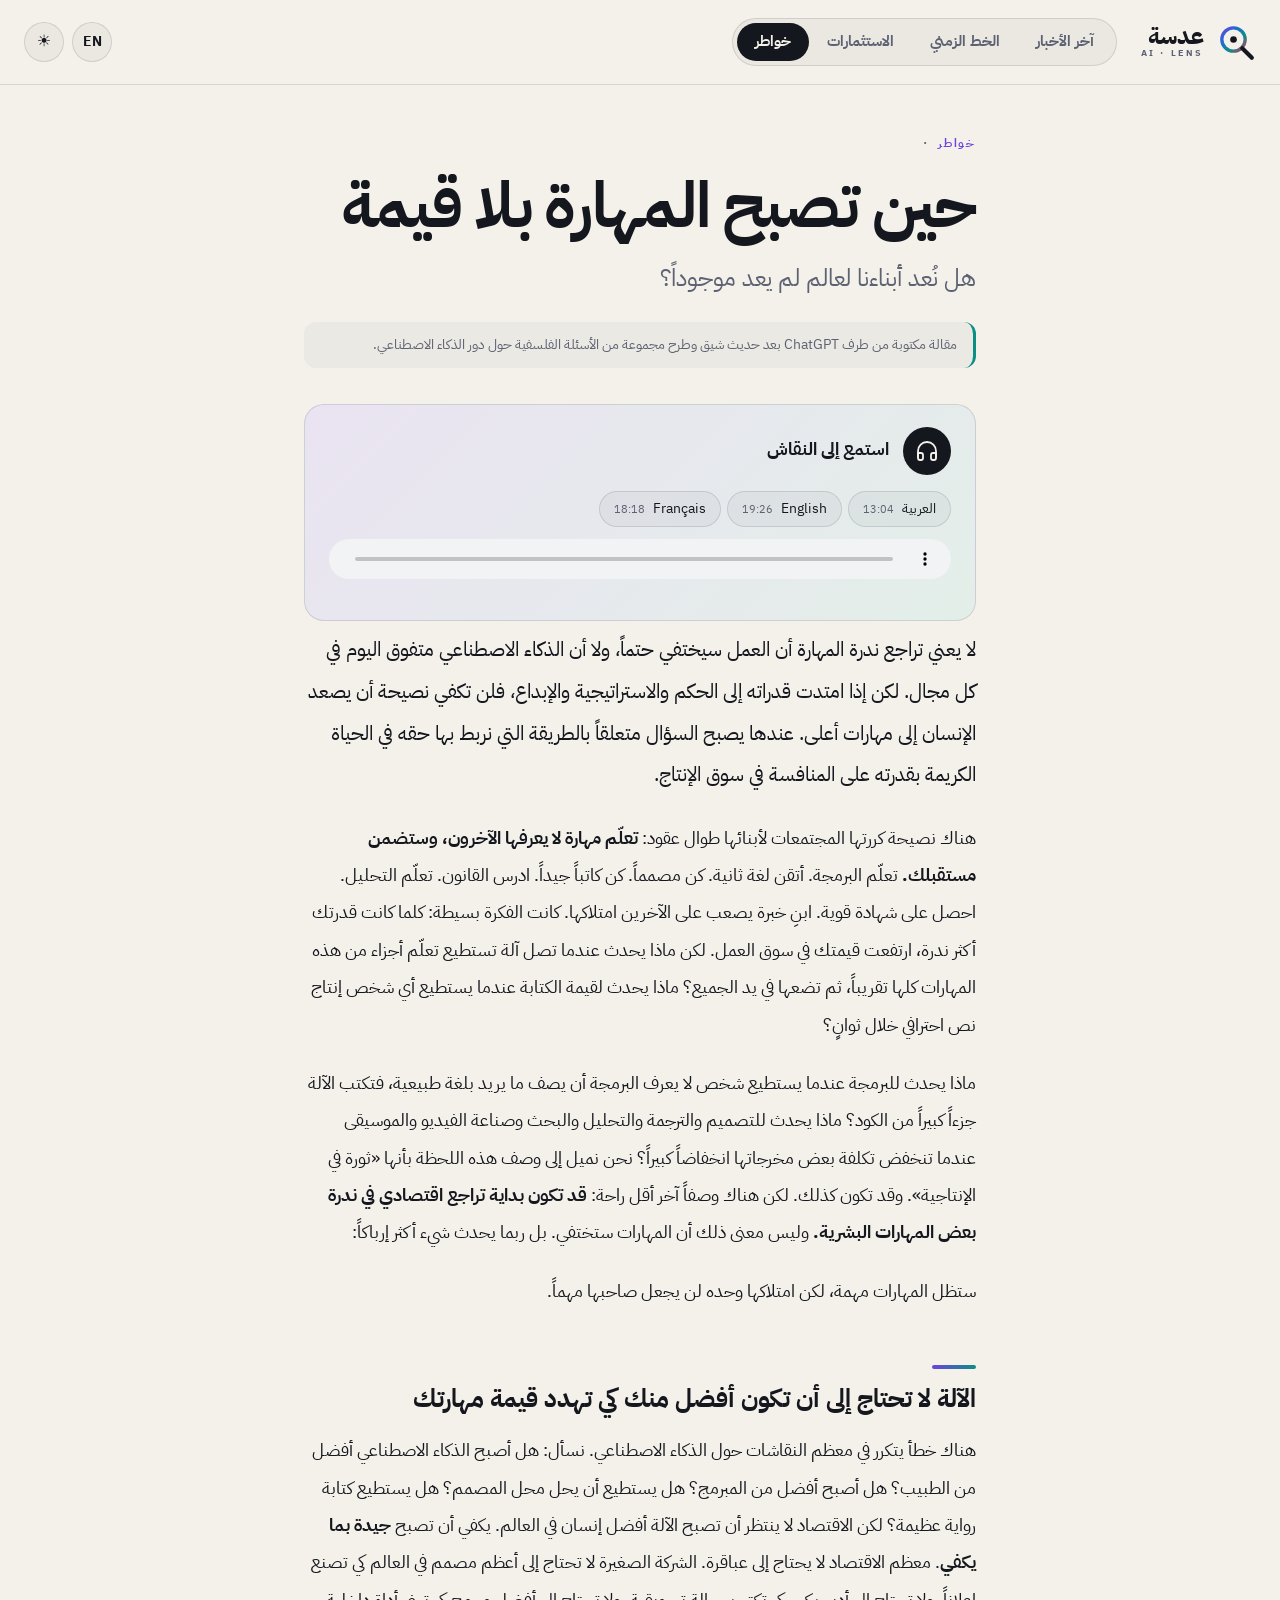
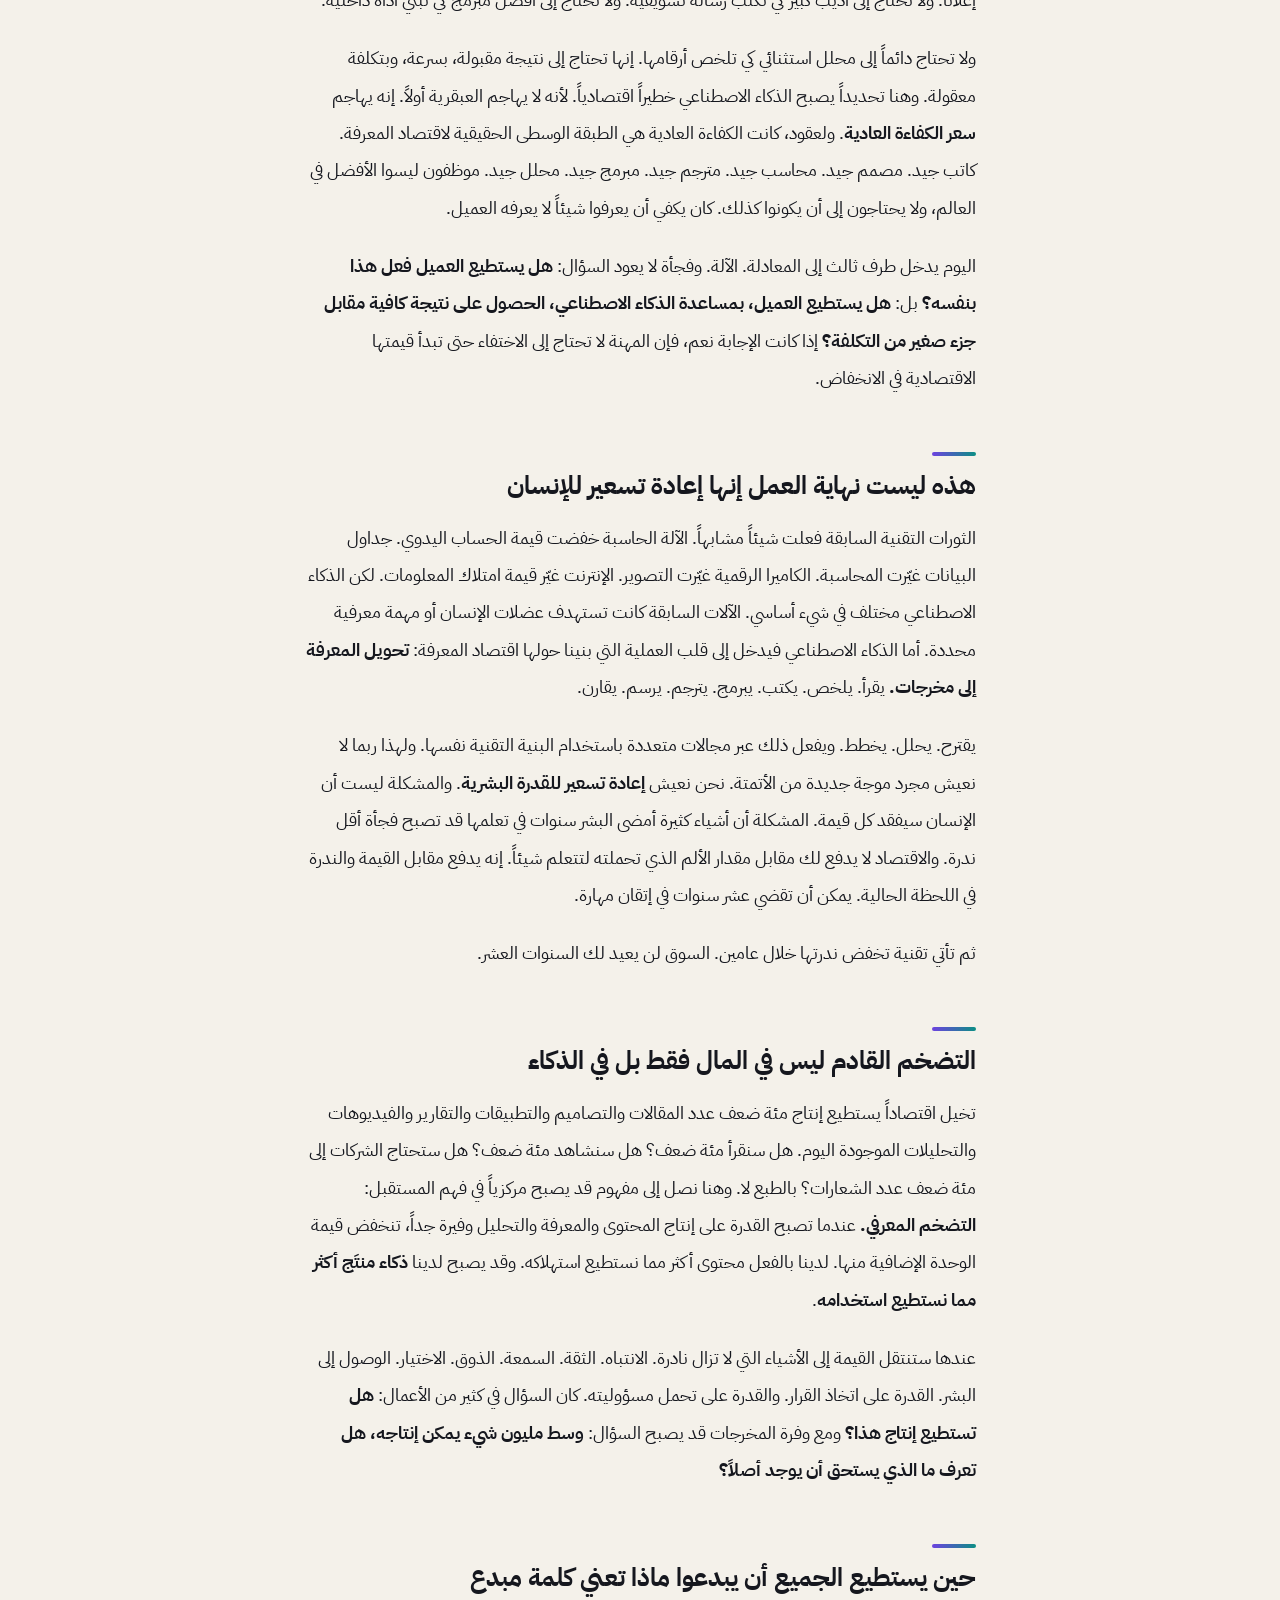
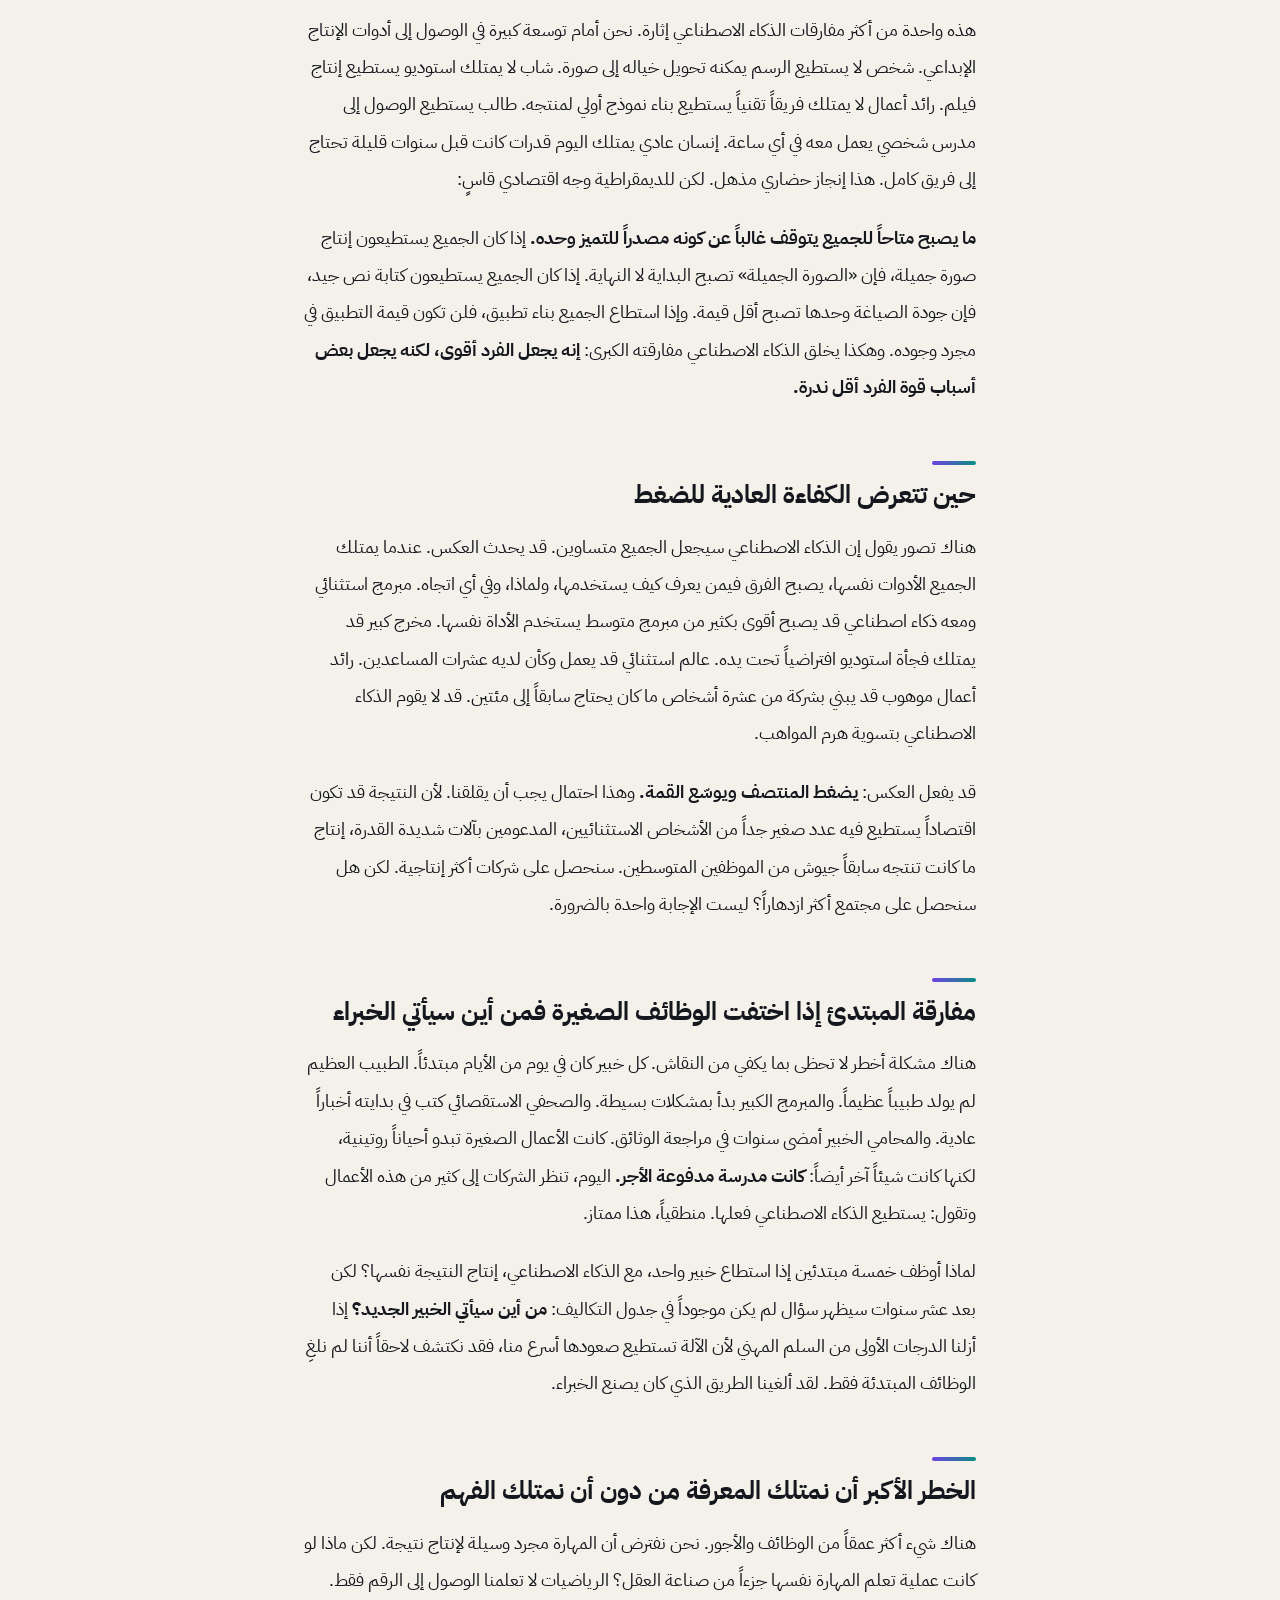
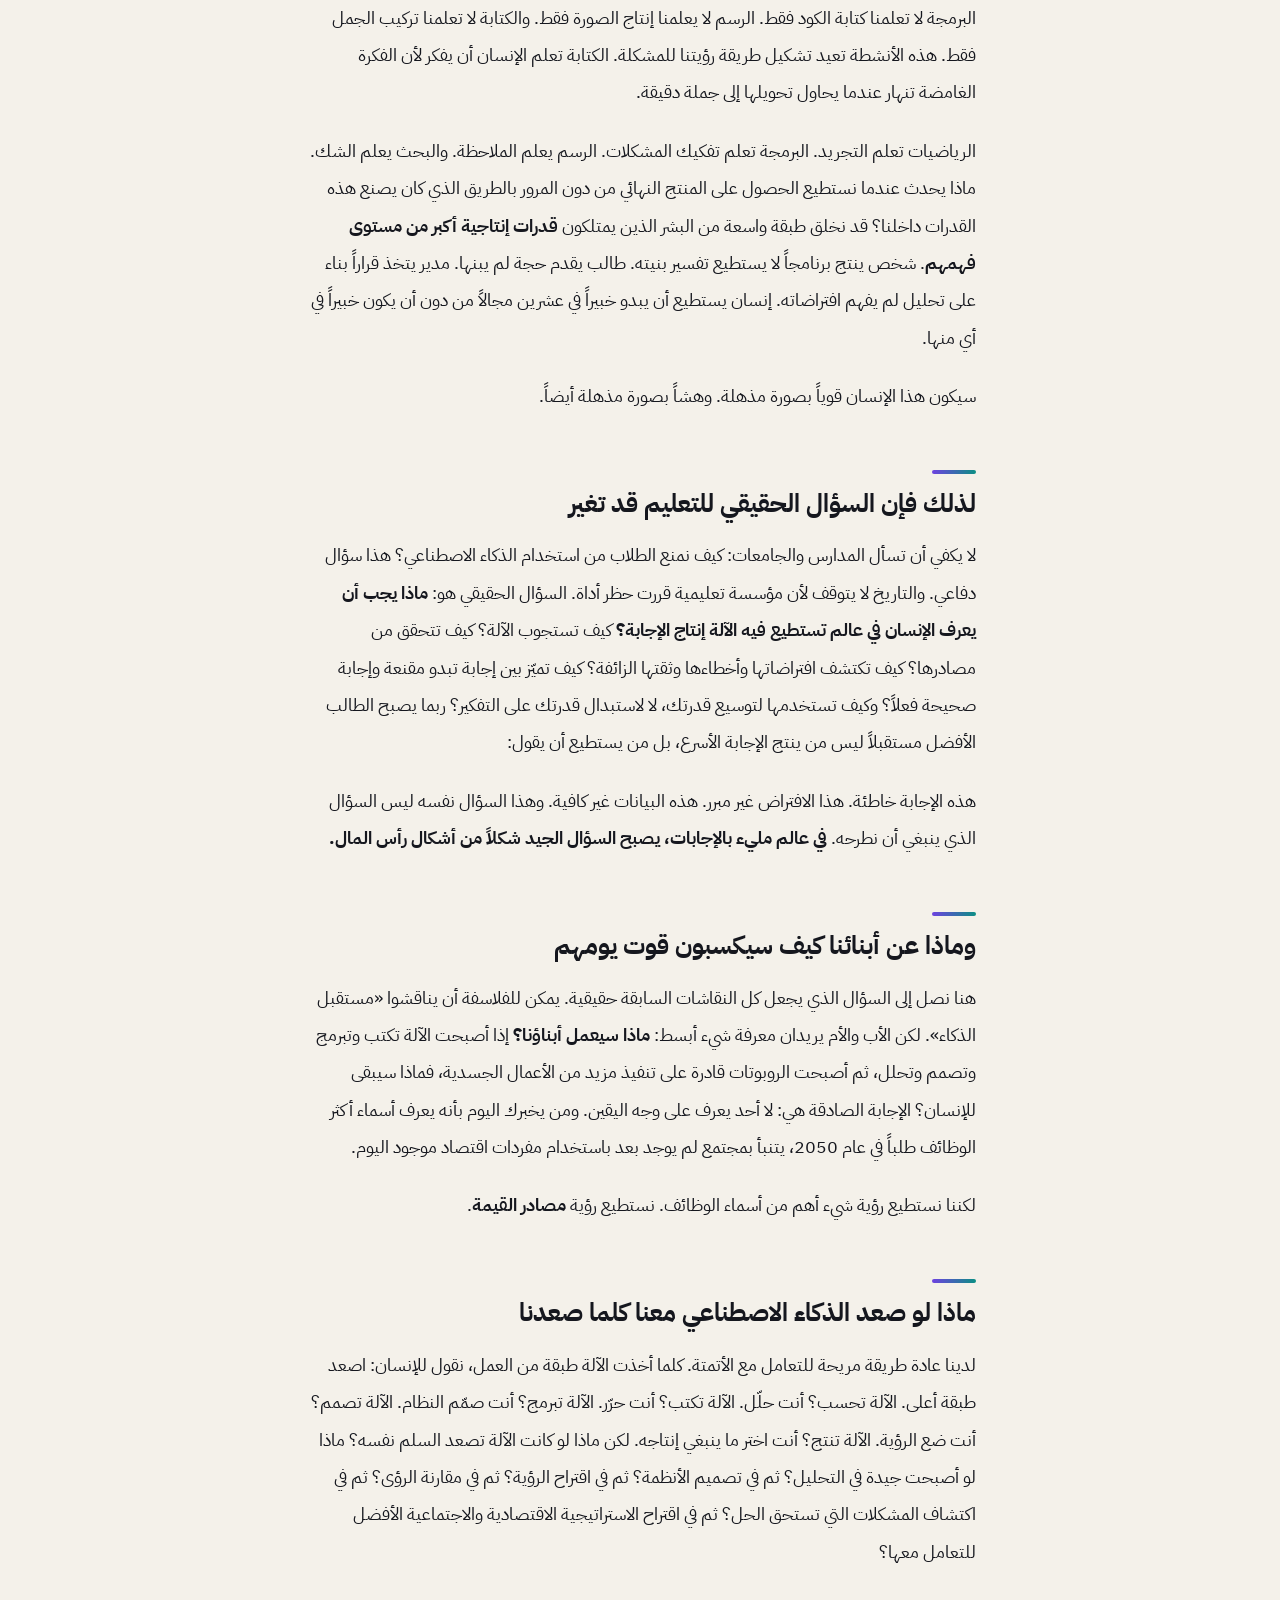
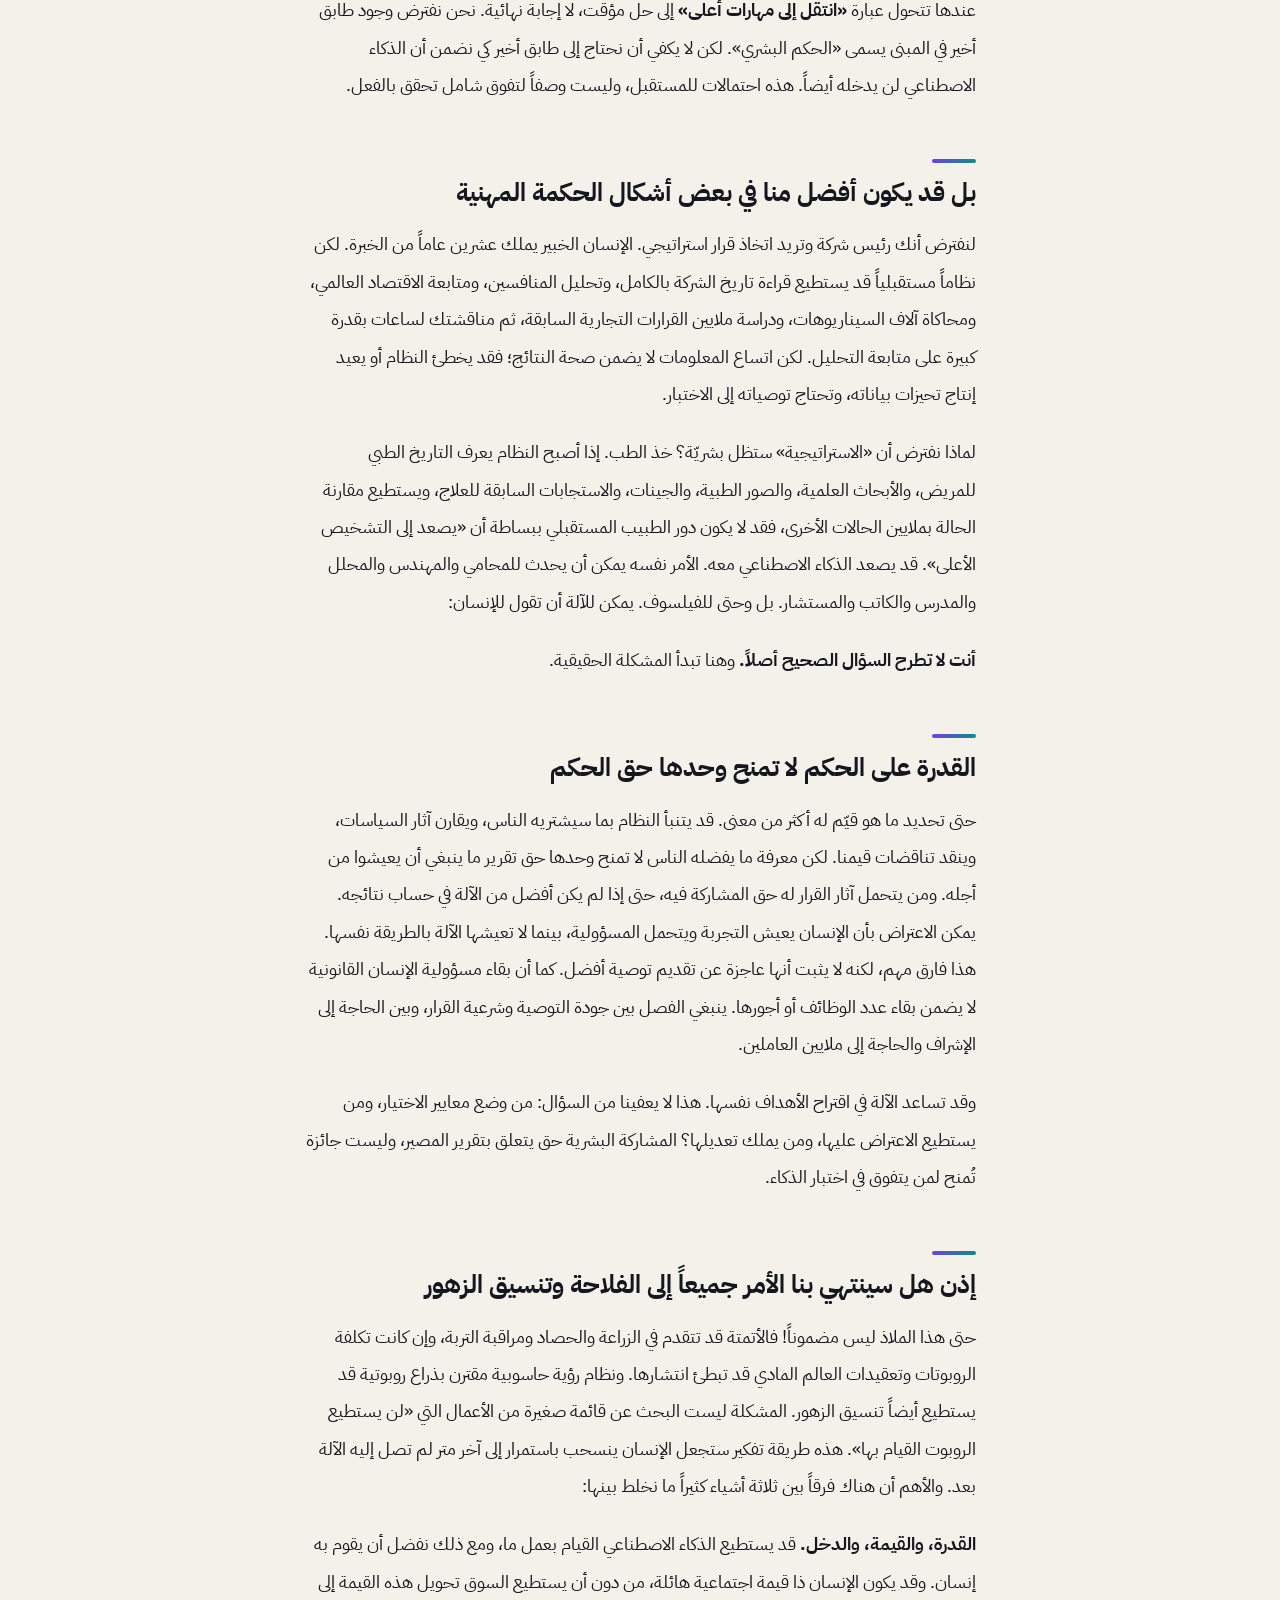
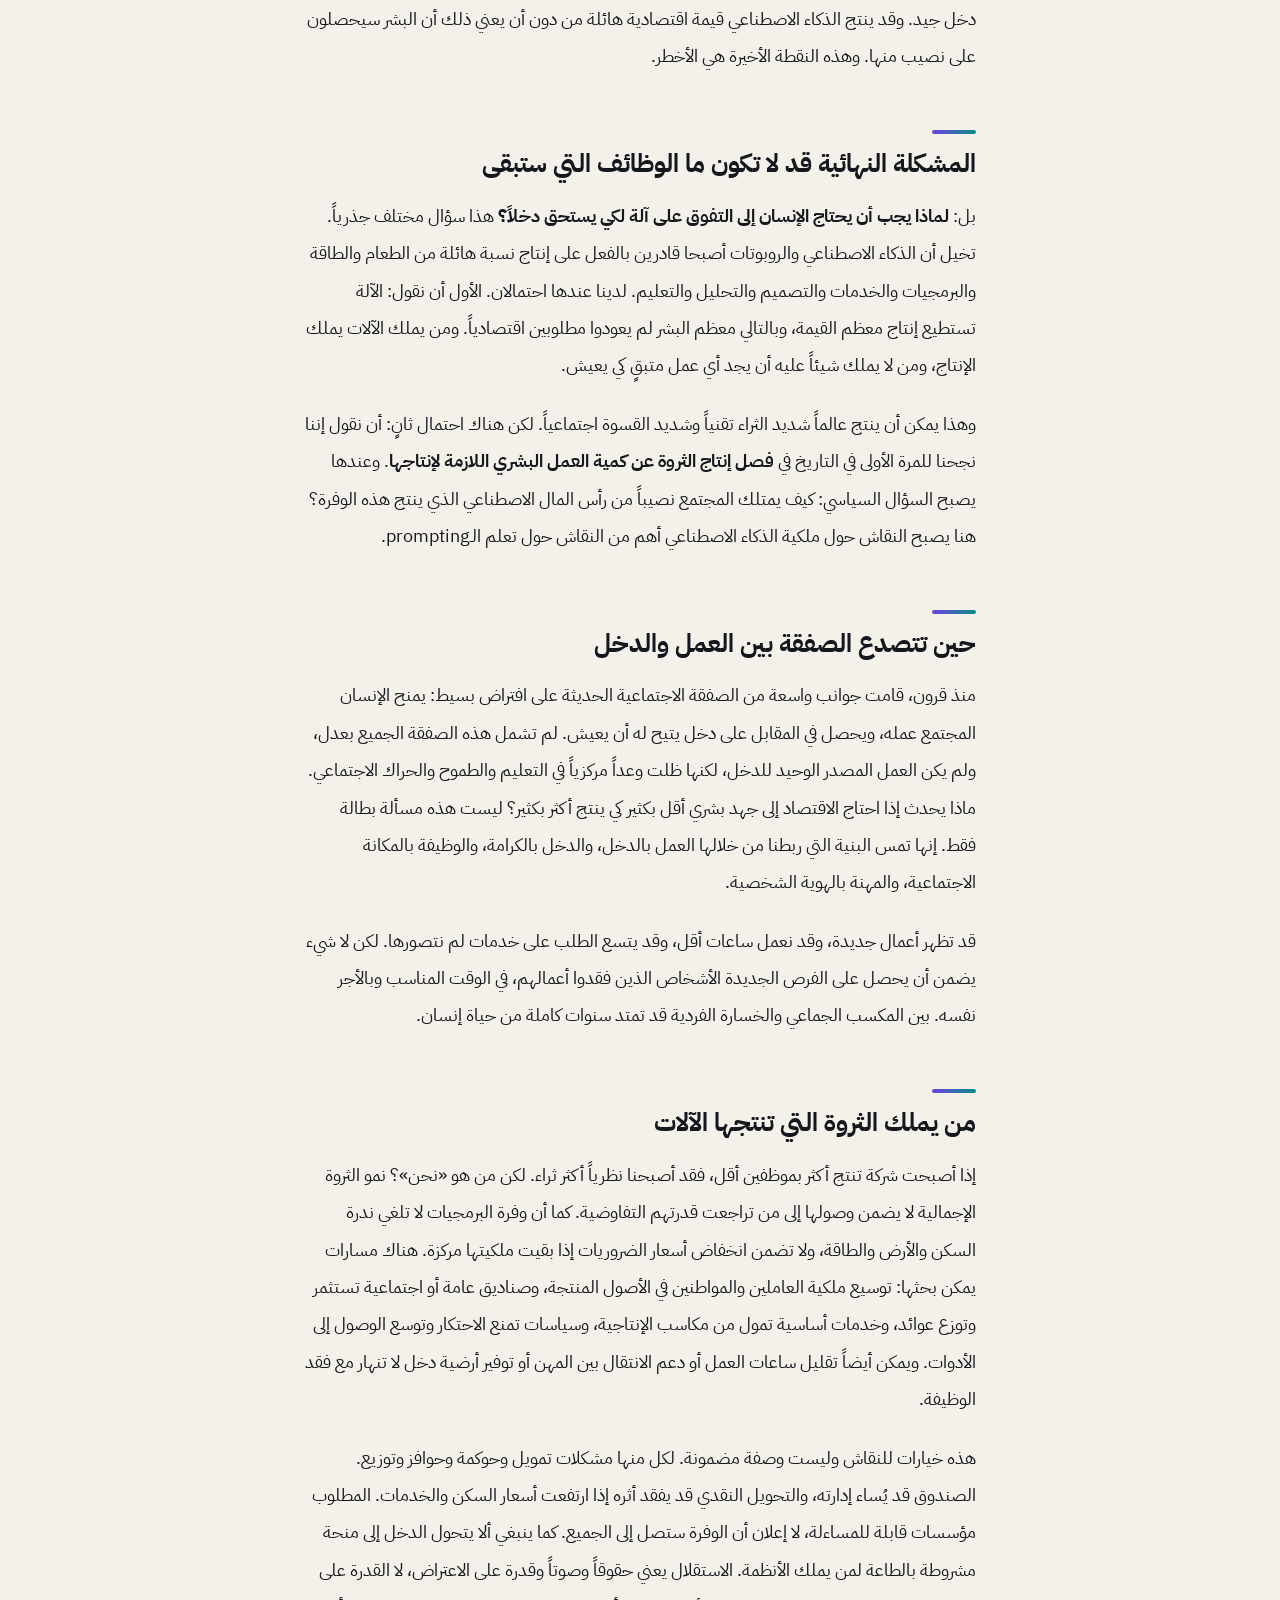
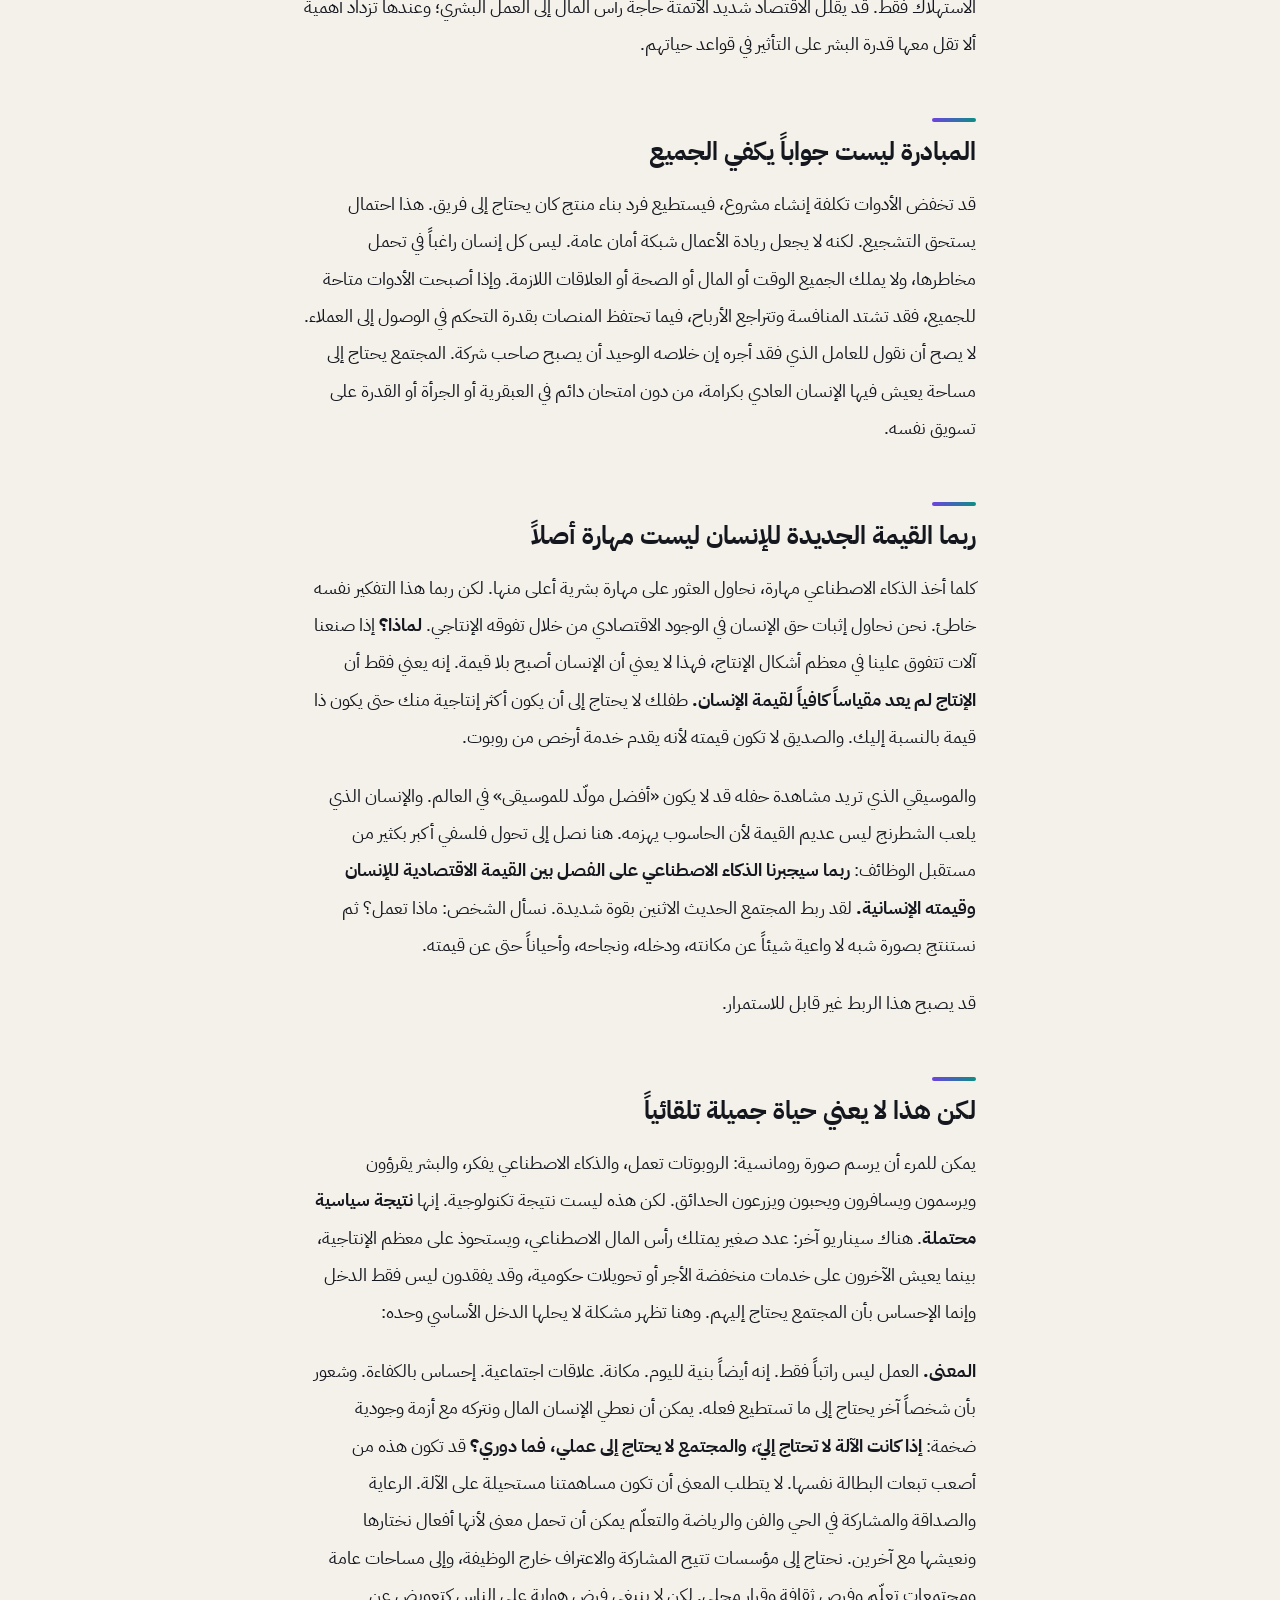
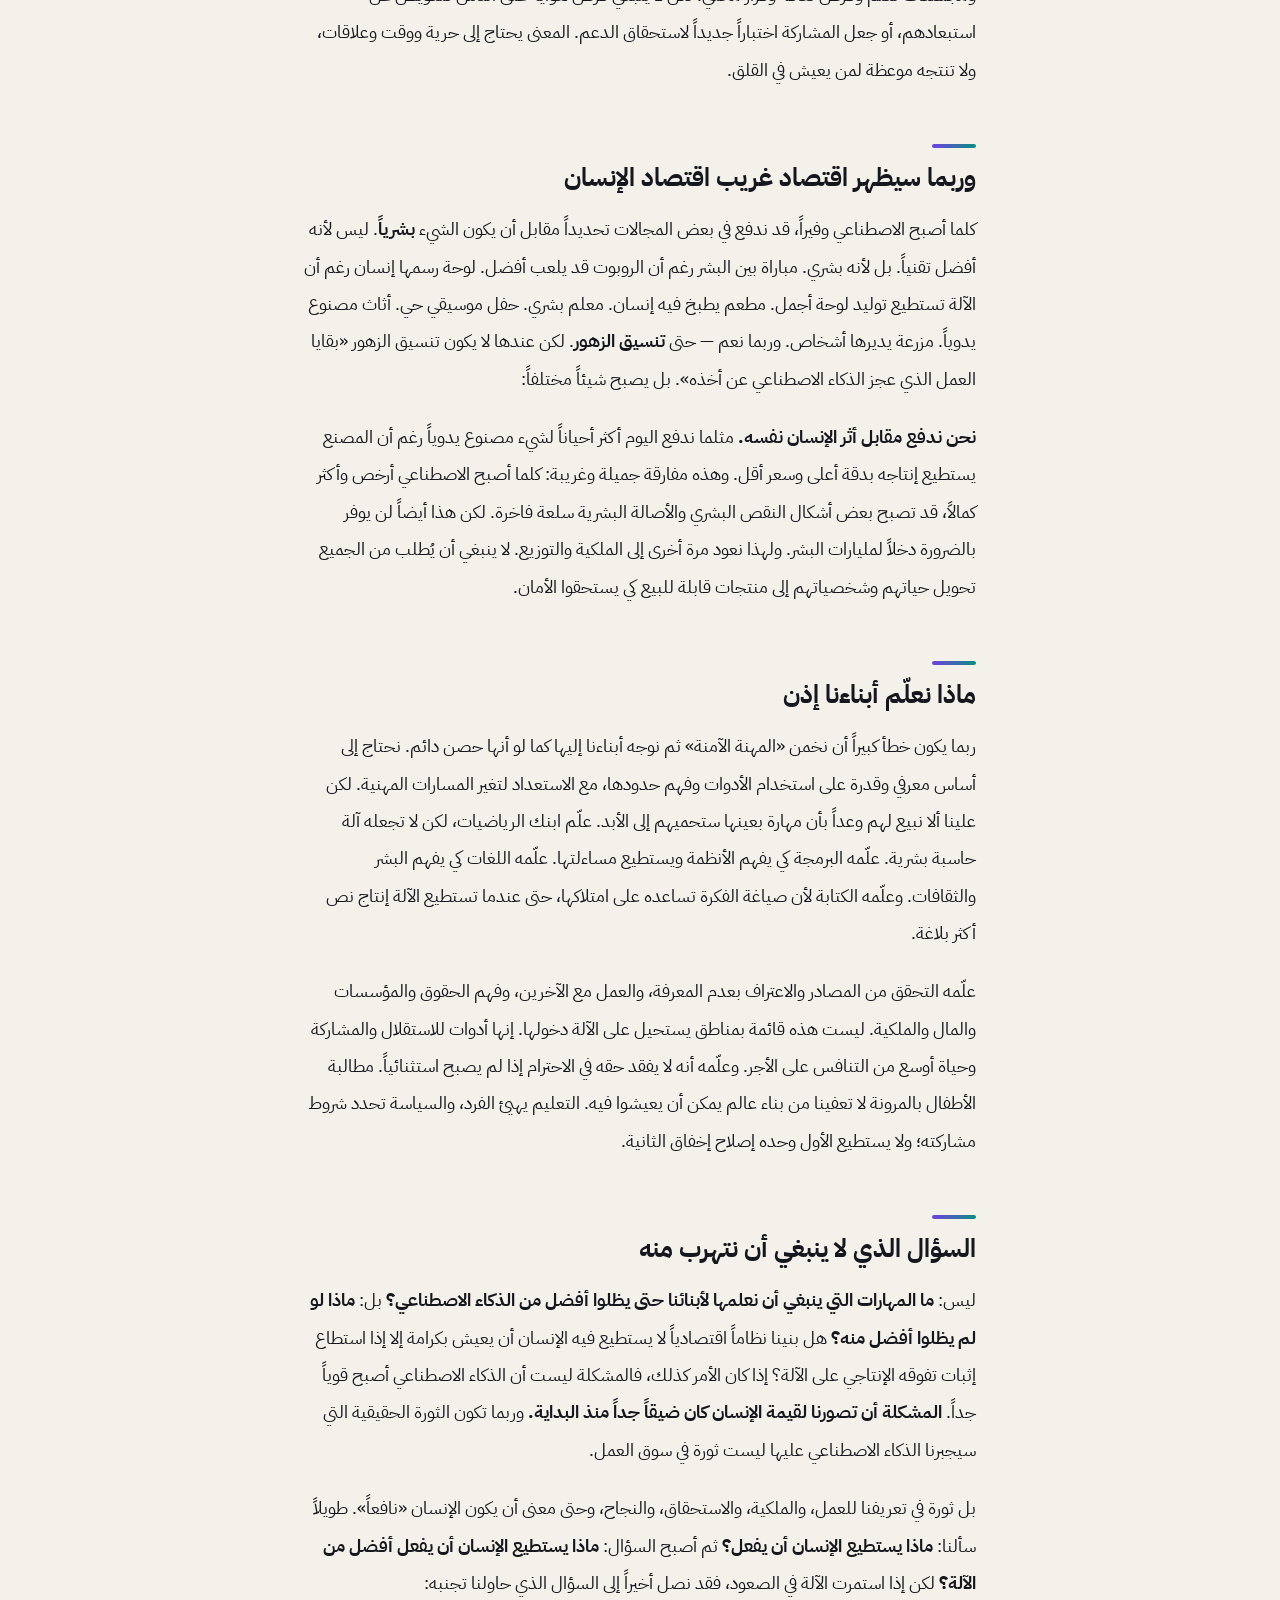
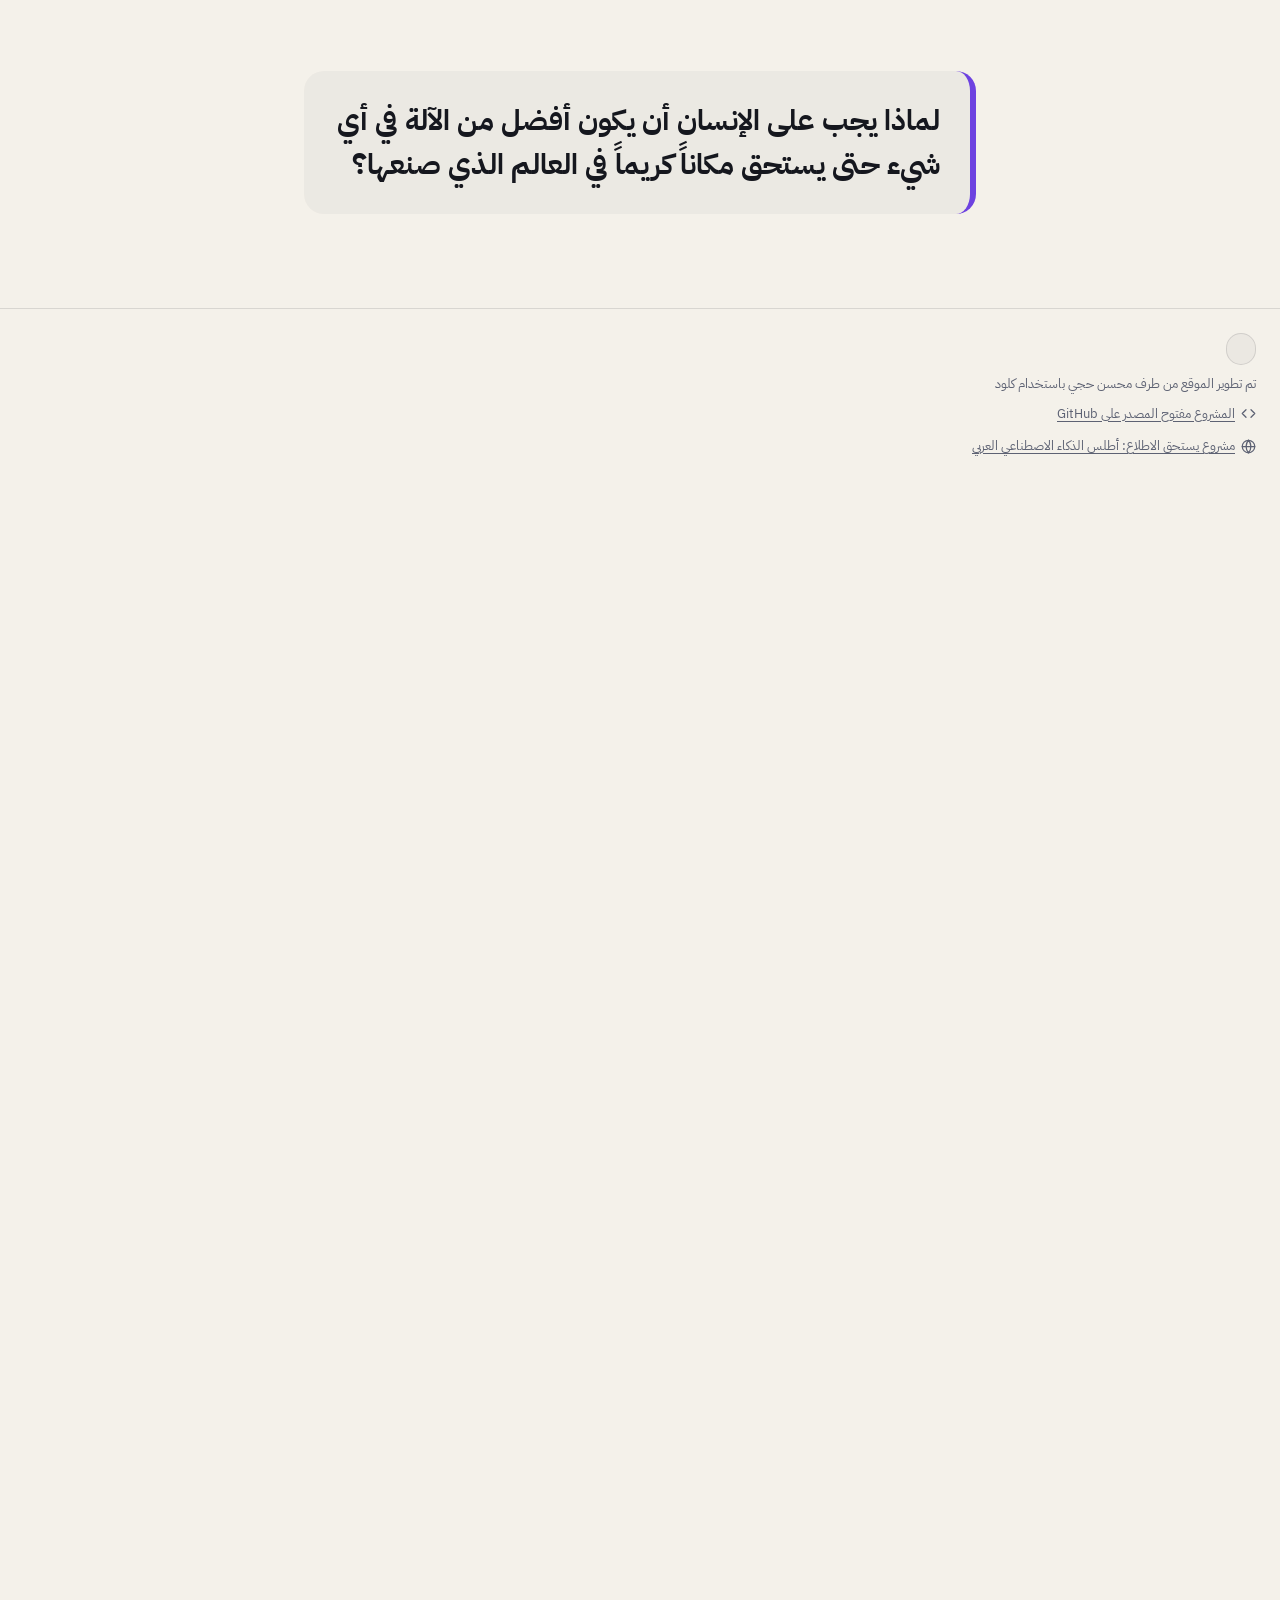
<file: philosophy.html>
<!doctype html>
<html lang="ar" dir="rtl">
<head>
  <meta charset="utf-8">
  <meta name="viewport" content="width=device-width, initial-scale=1">
  <meta http-equiv="refresh" content="0; url=reflections.html">
  <link rel="canonical" href="reflections.html">
  <meta name="robots" content="noindex">
  <title>عدسة — خواطر</title>
</head>
<body>
  <p>انتقلت هذه الصفحة إلى <a href="reflections.html">reflections.html</a> · This page moved to <a href="reflections.html">reflections.html</a>.</p>
</body>
</html>
</file>
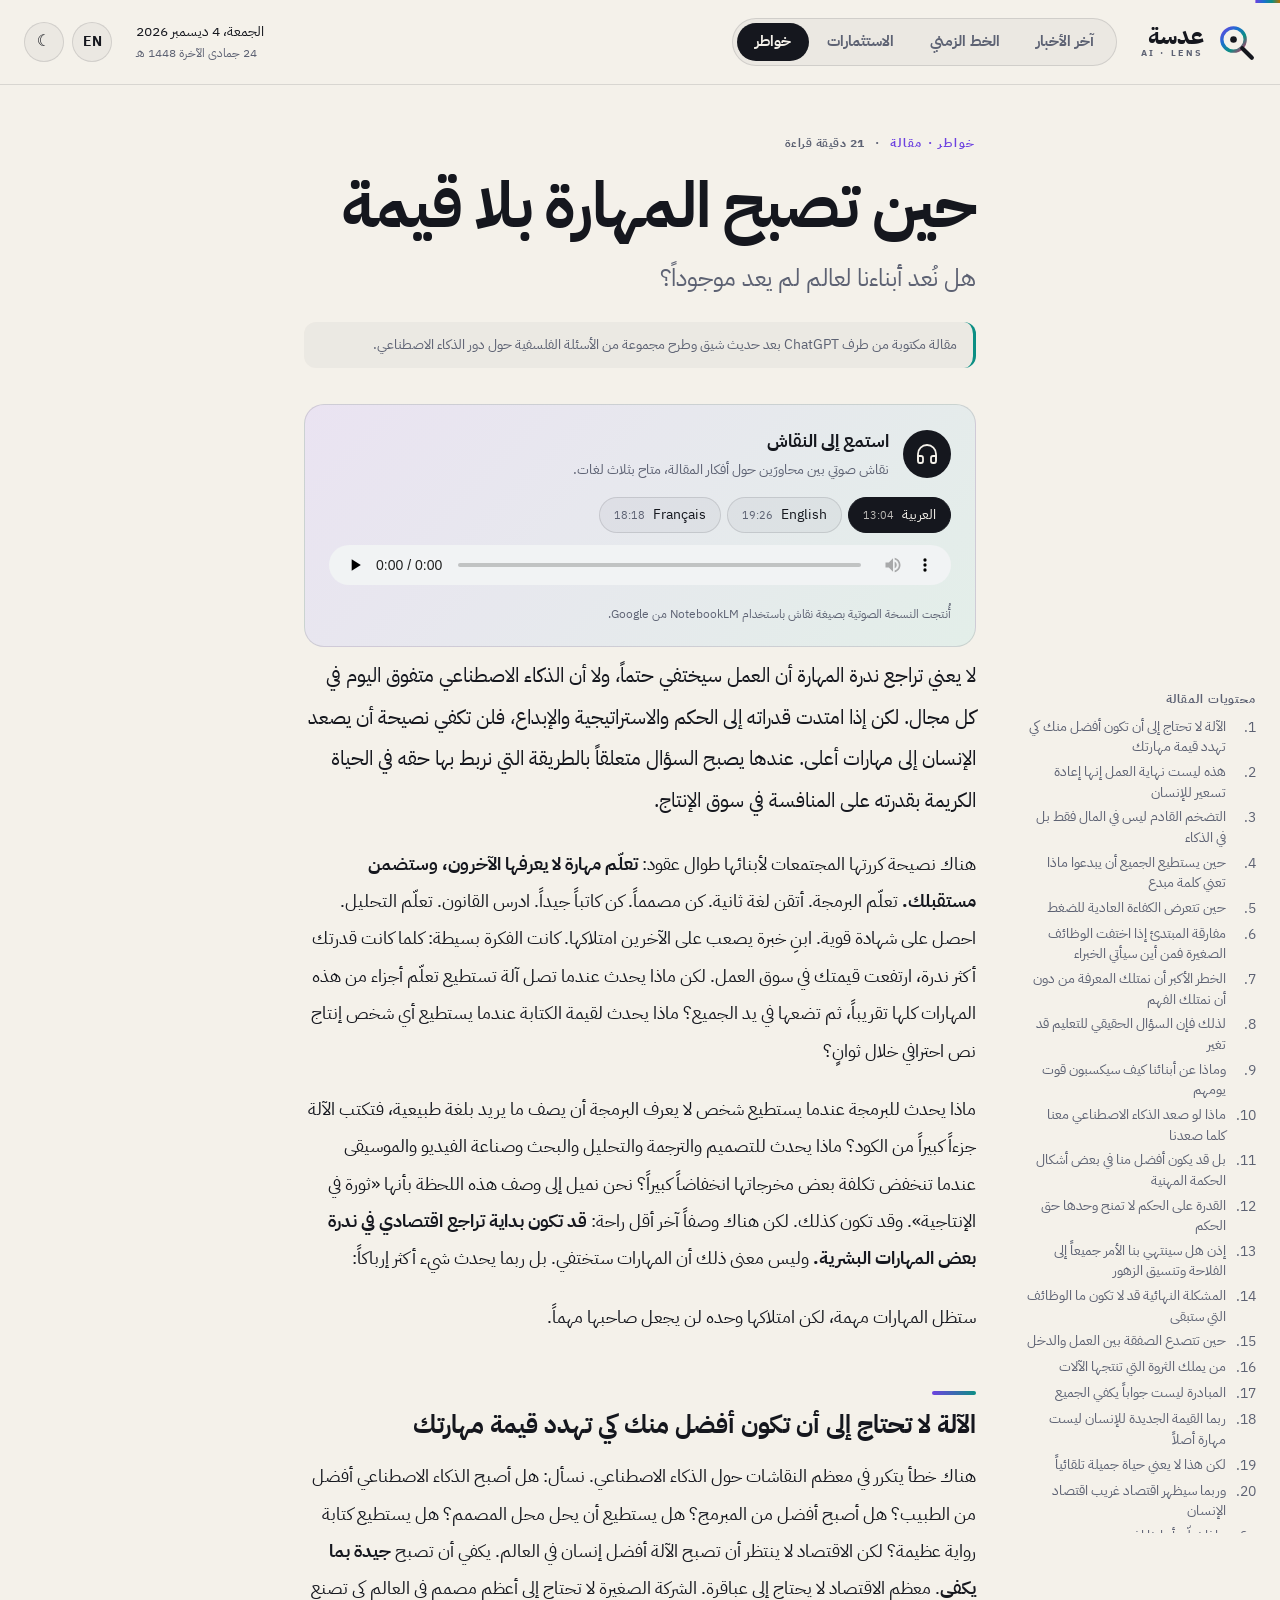
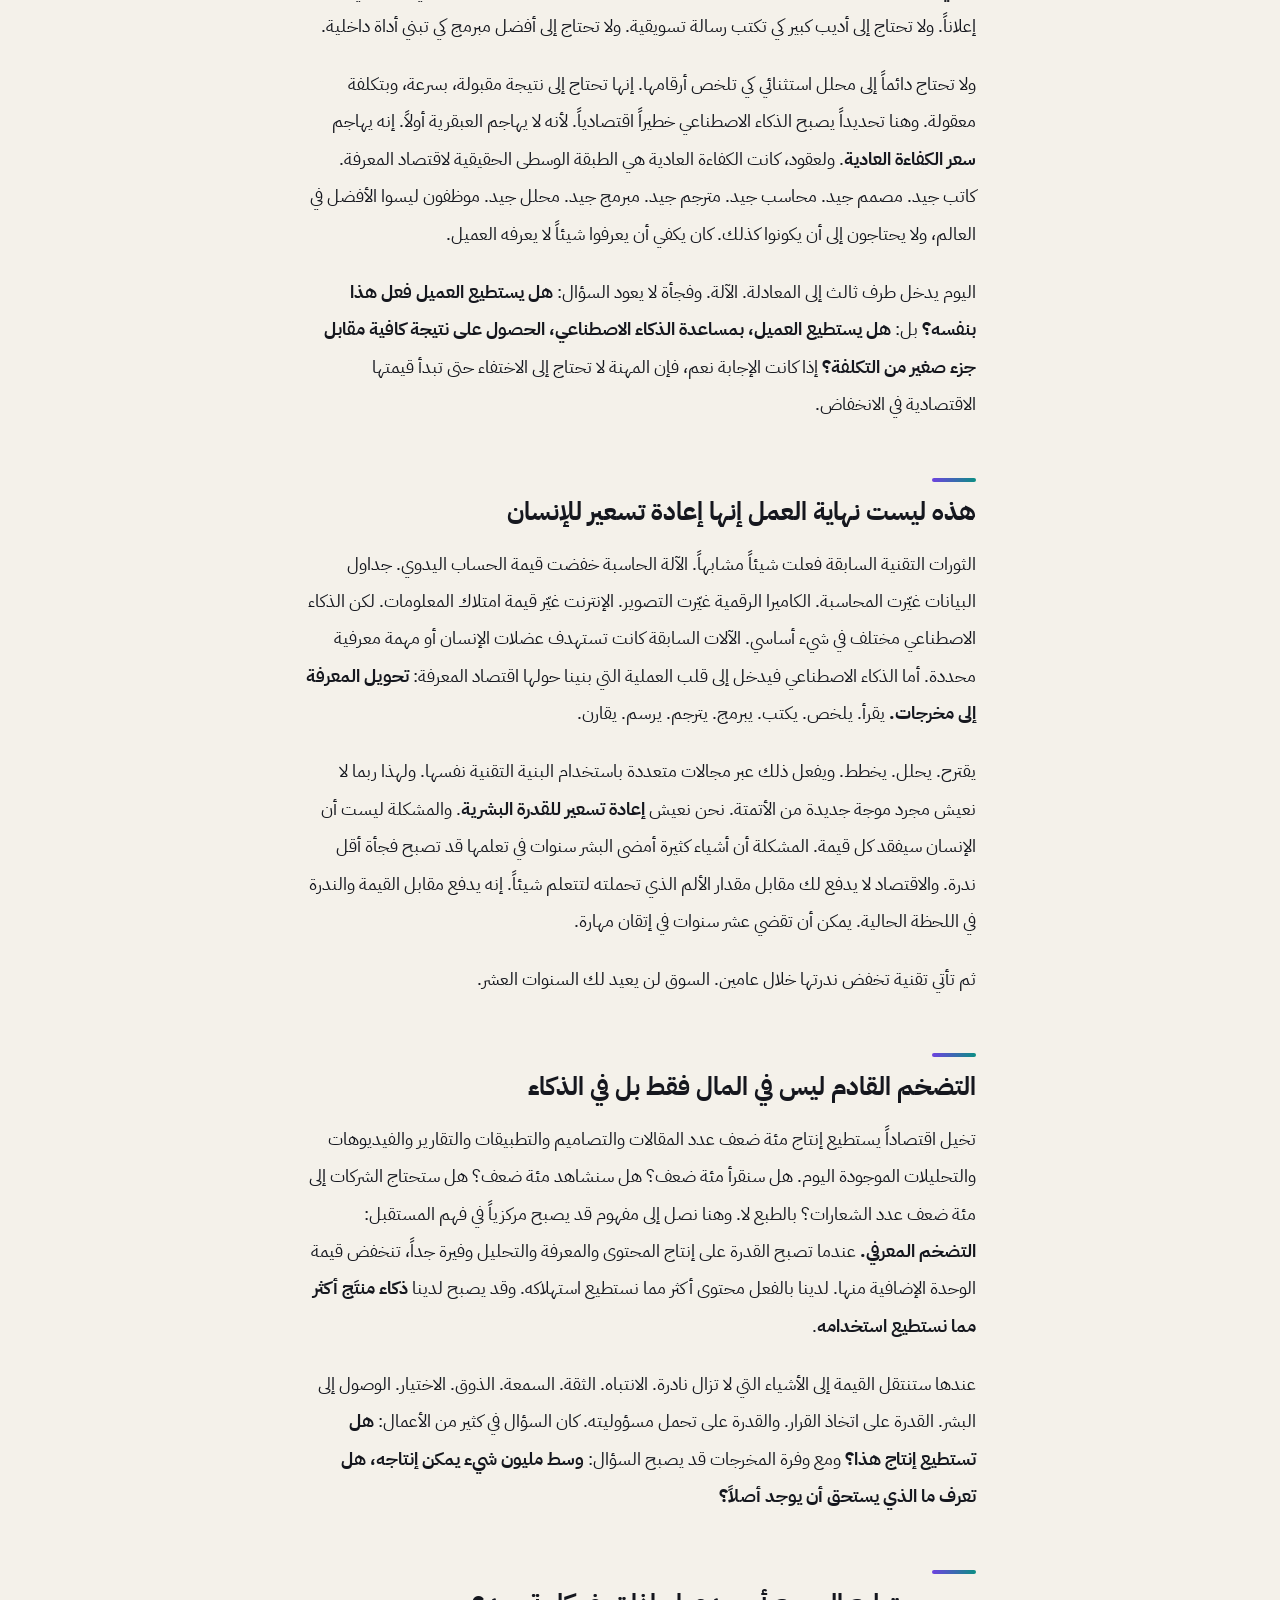
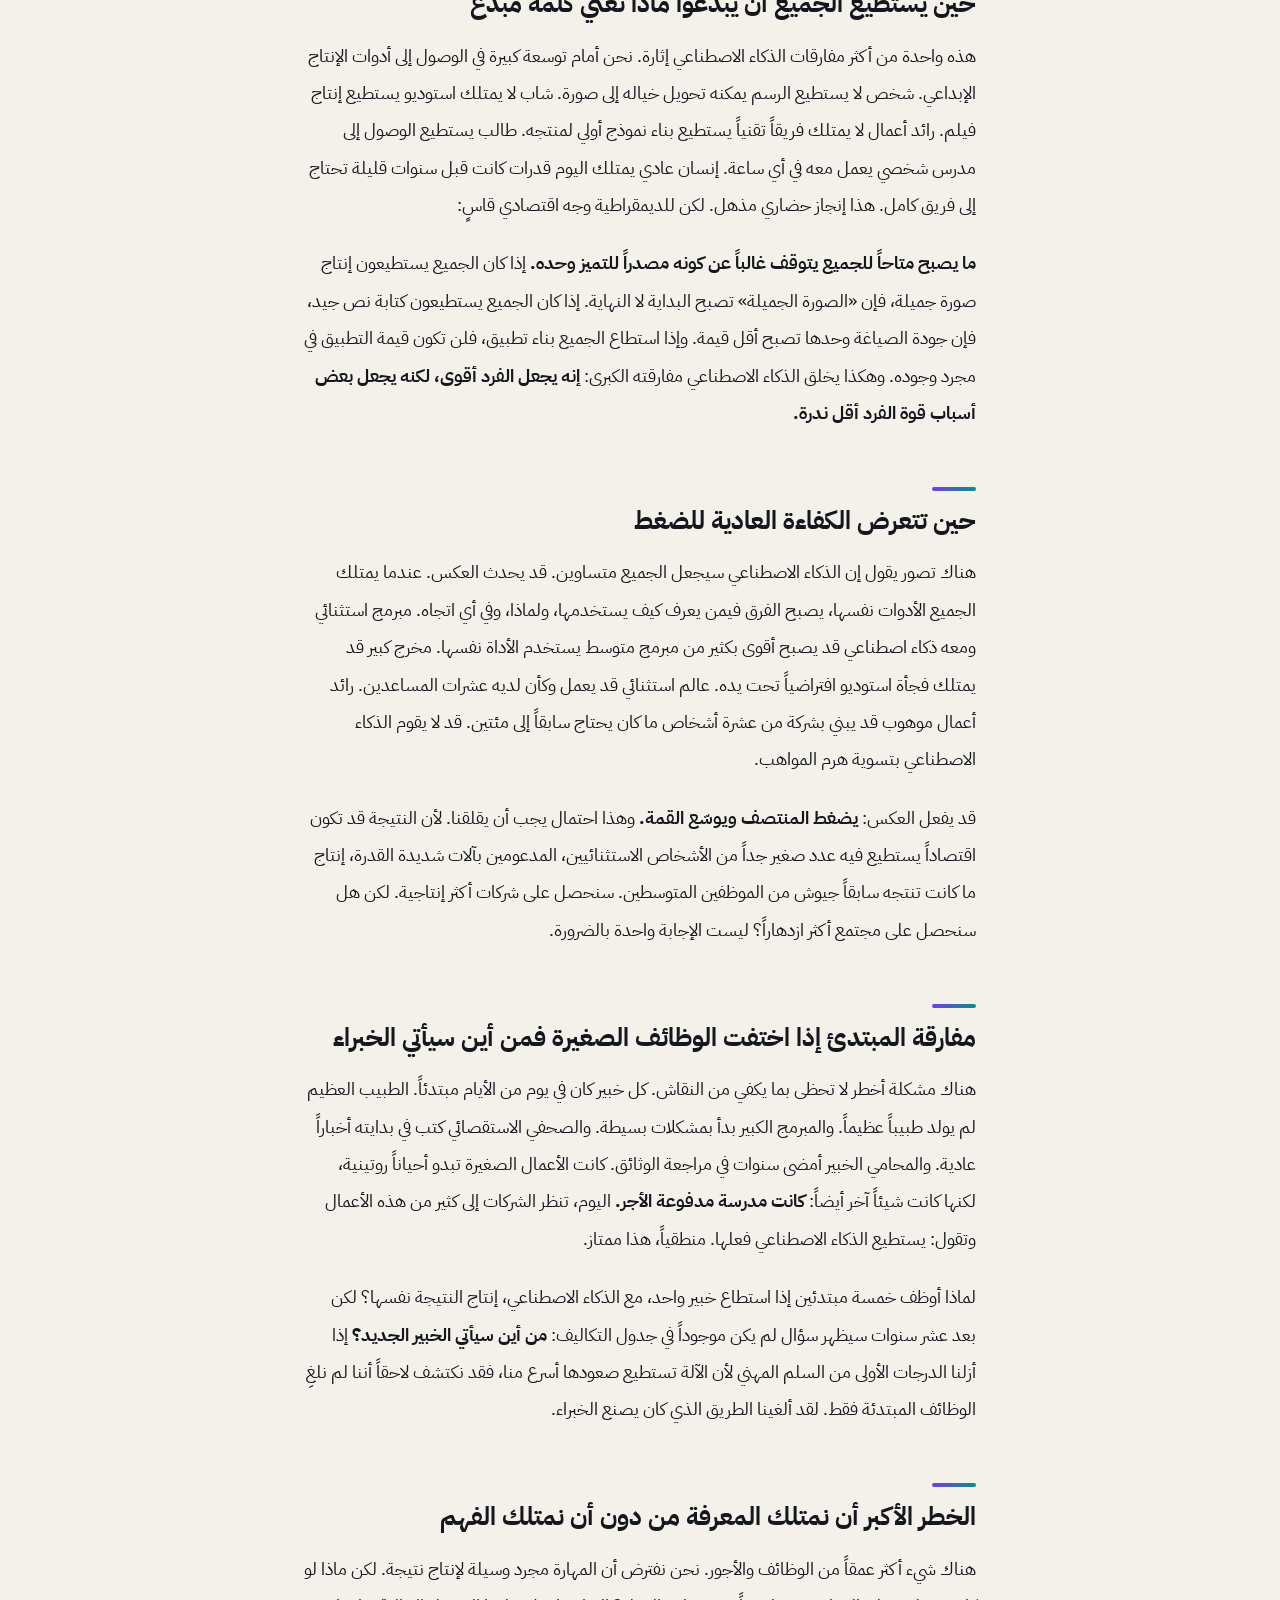
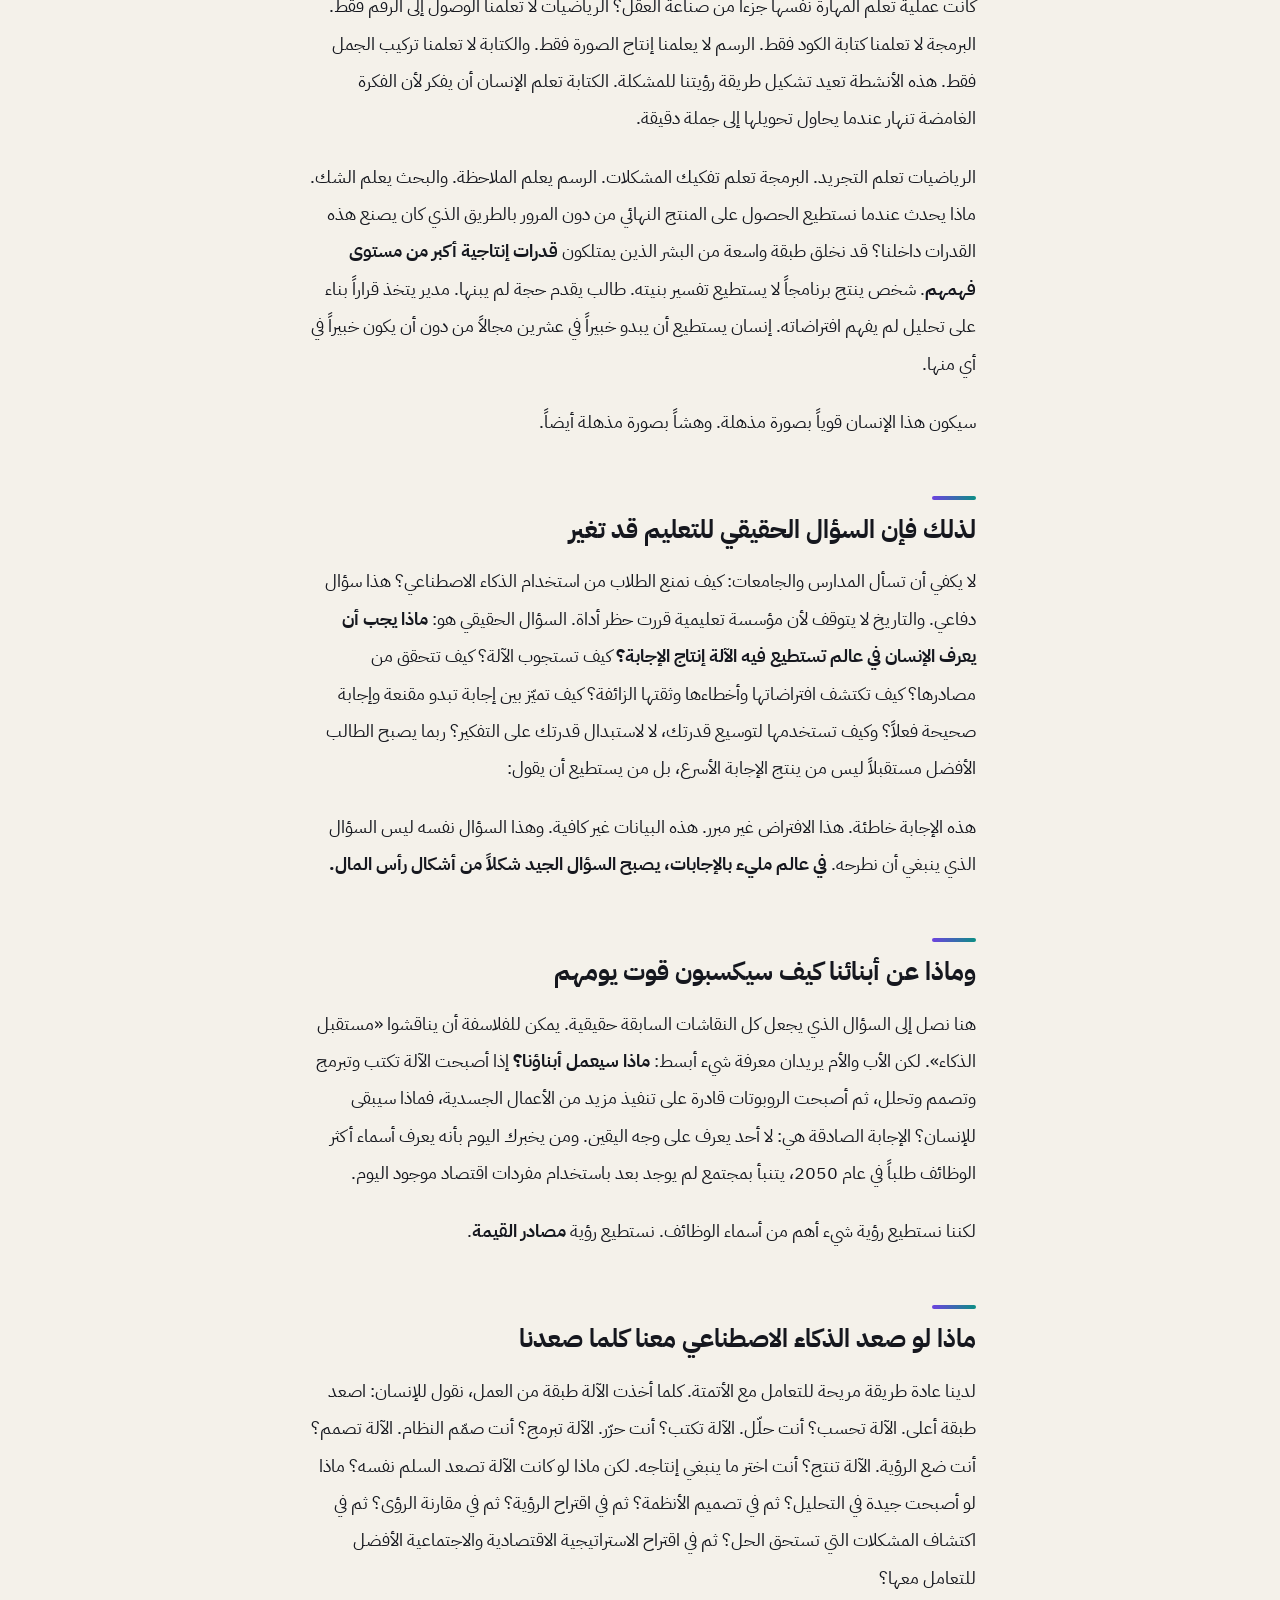
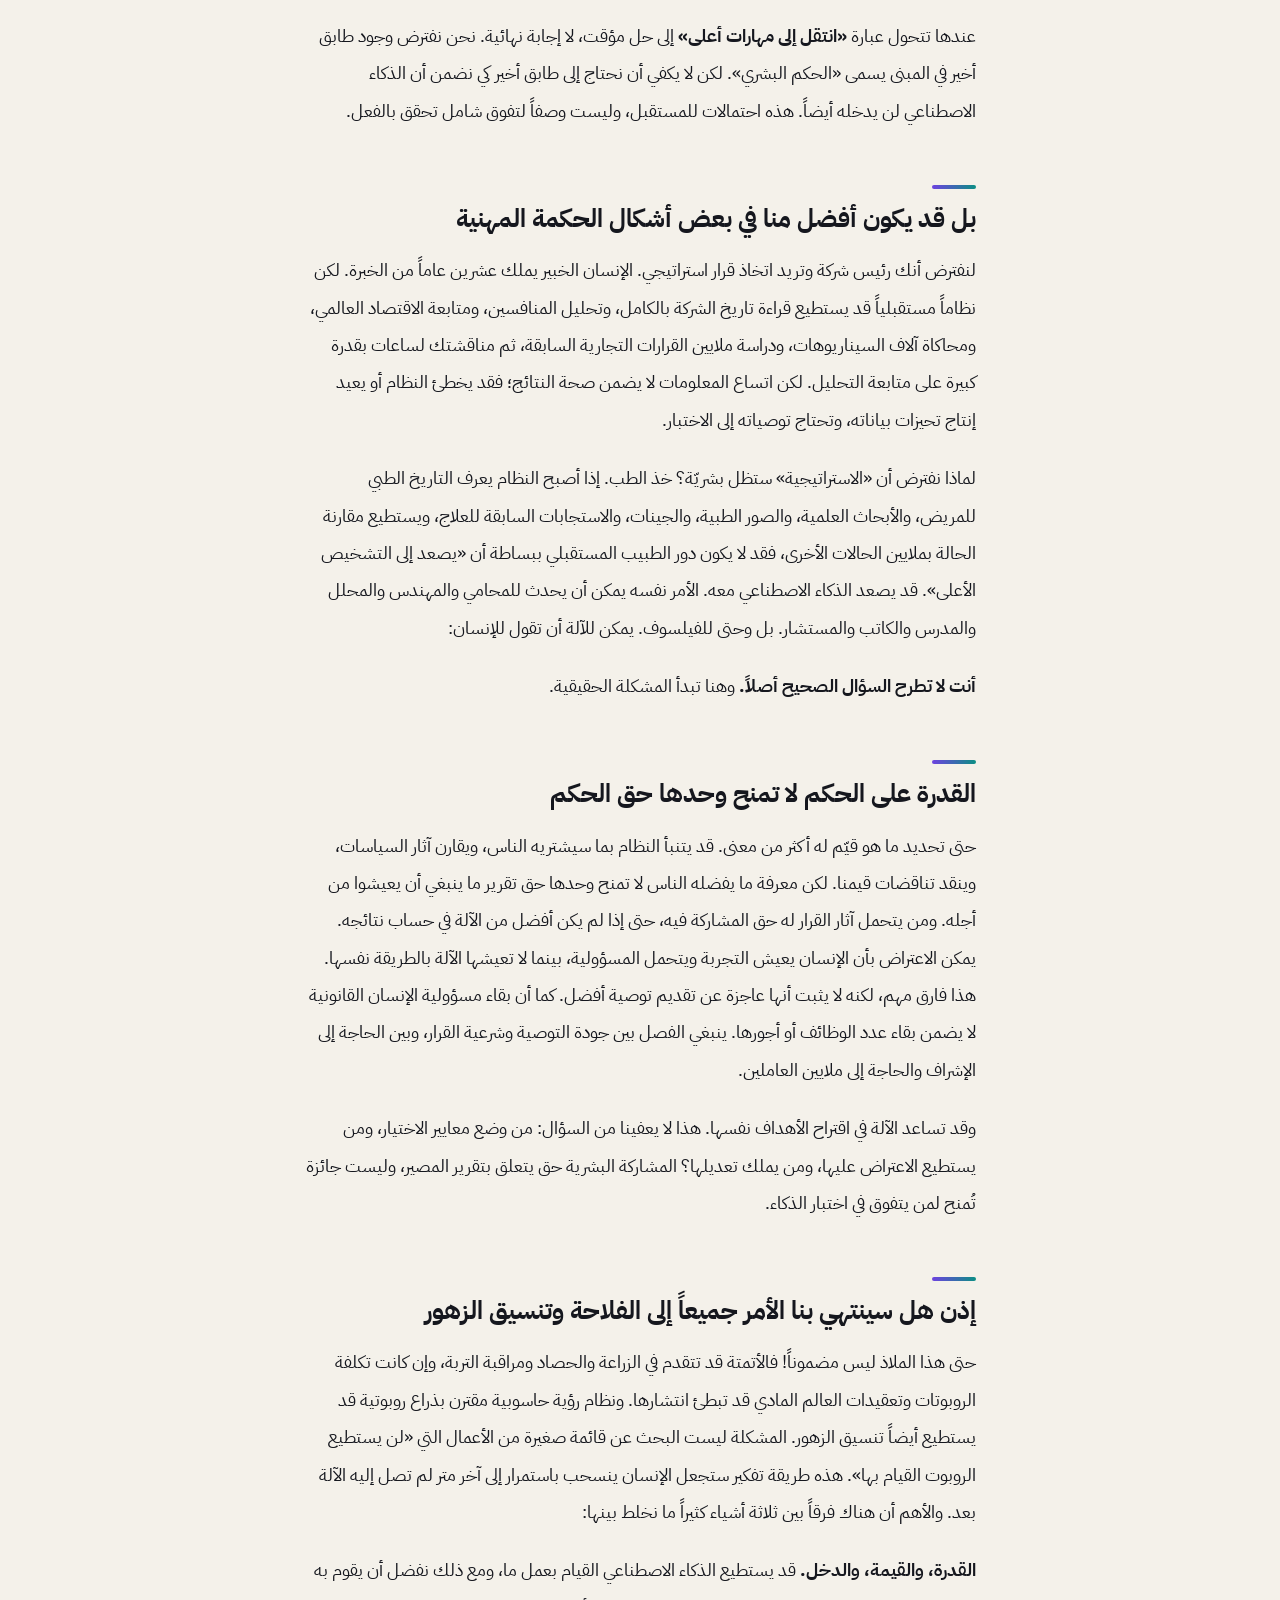
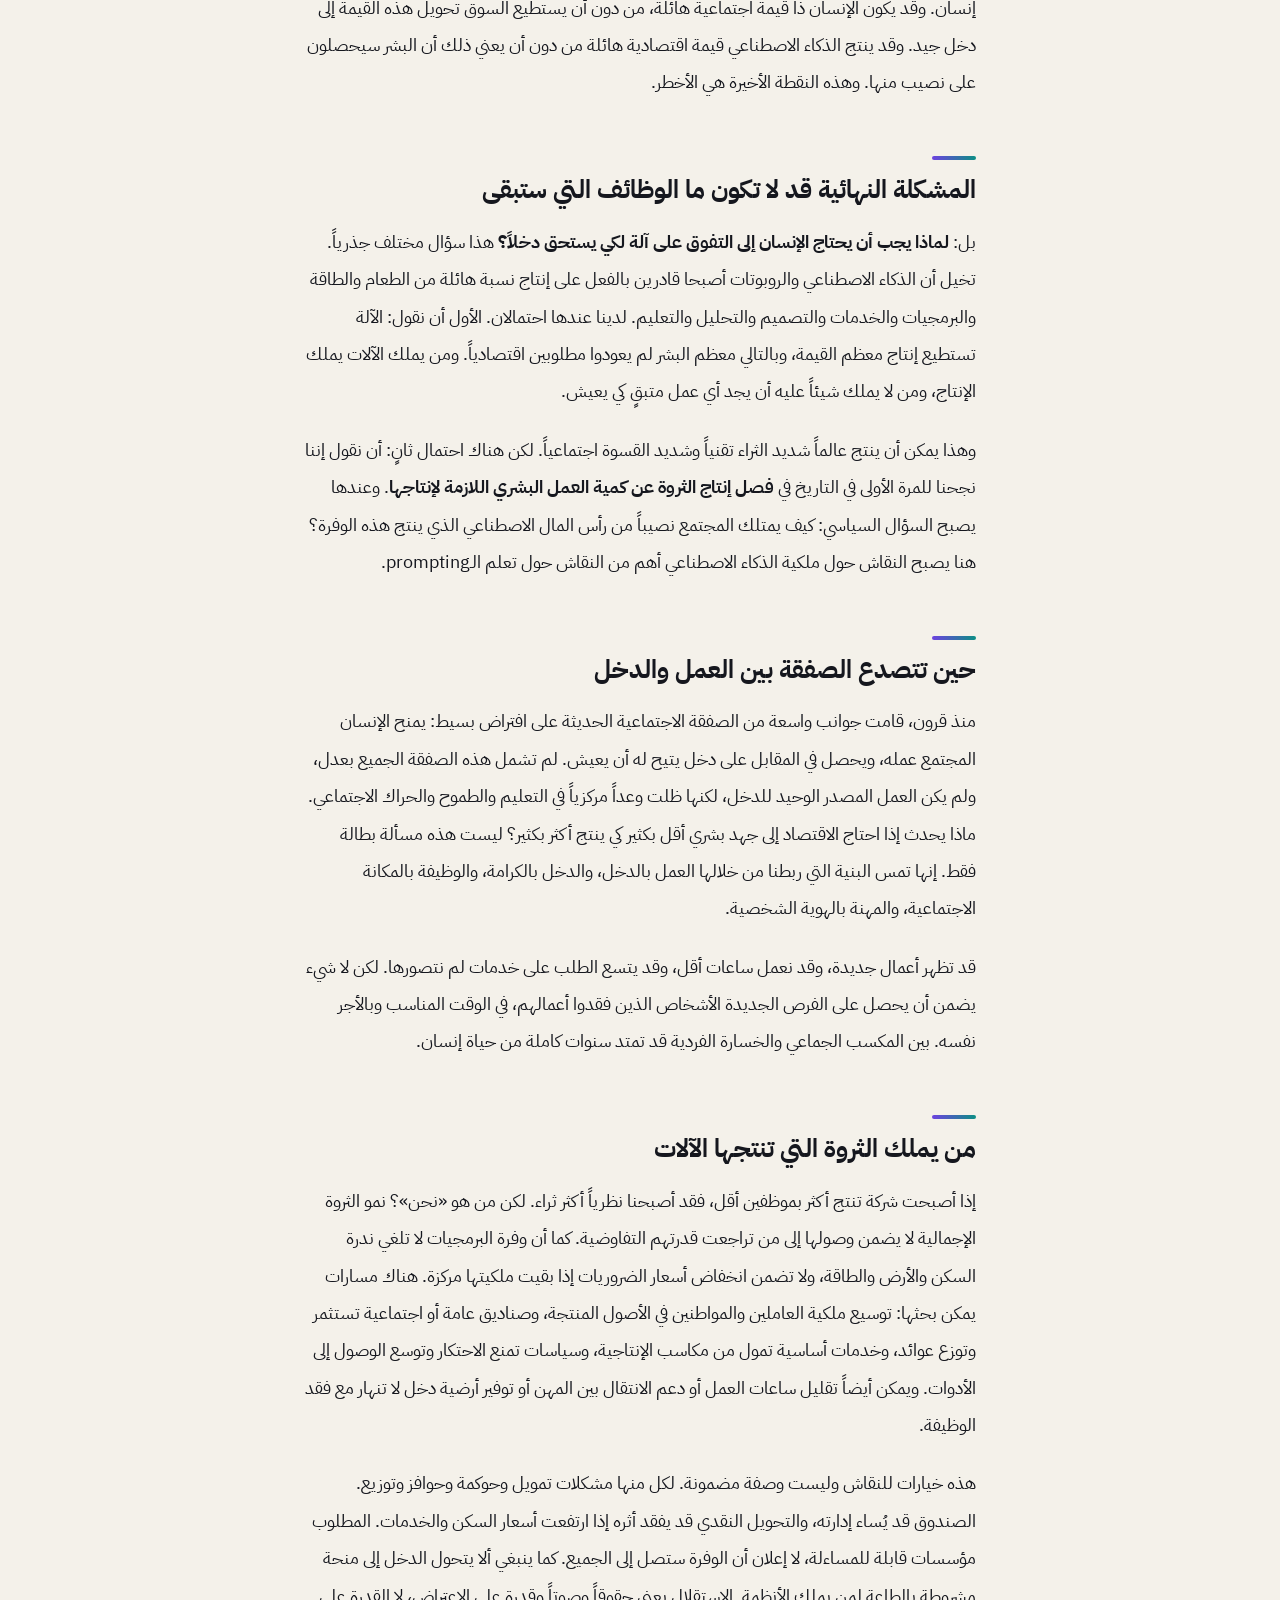
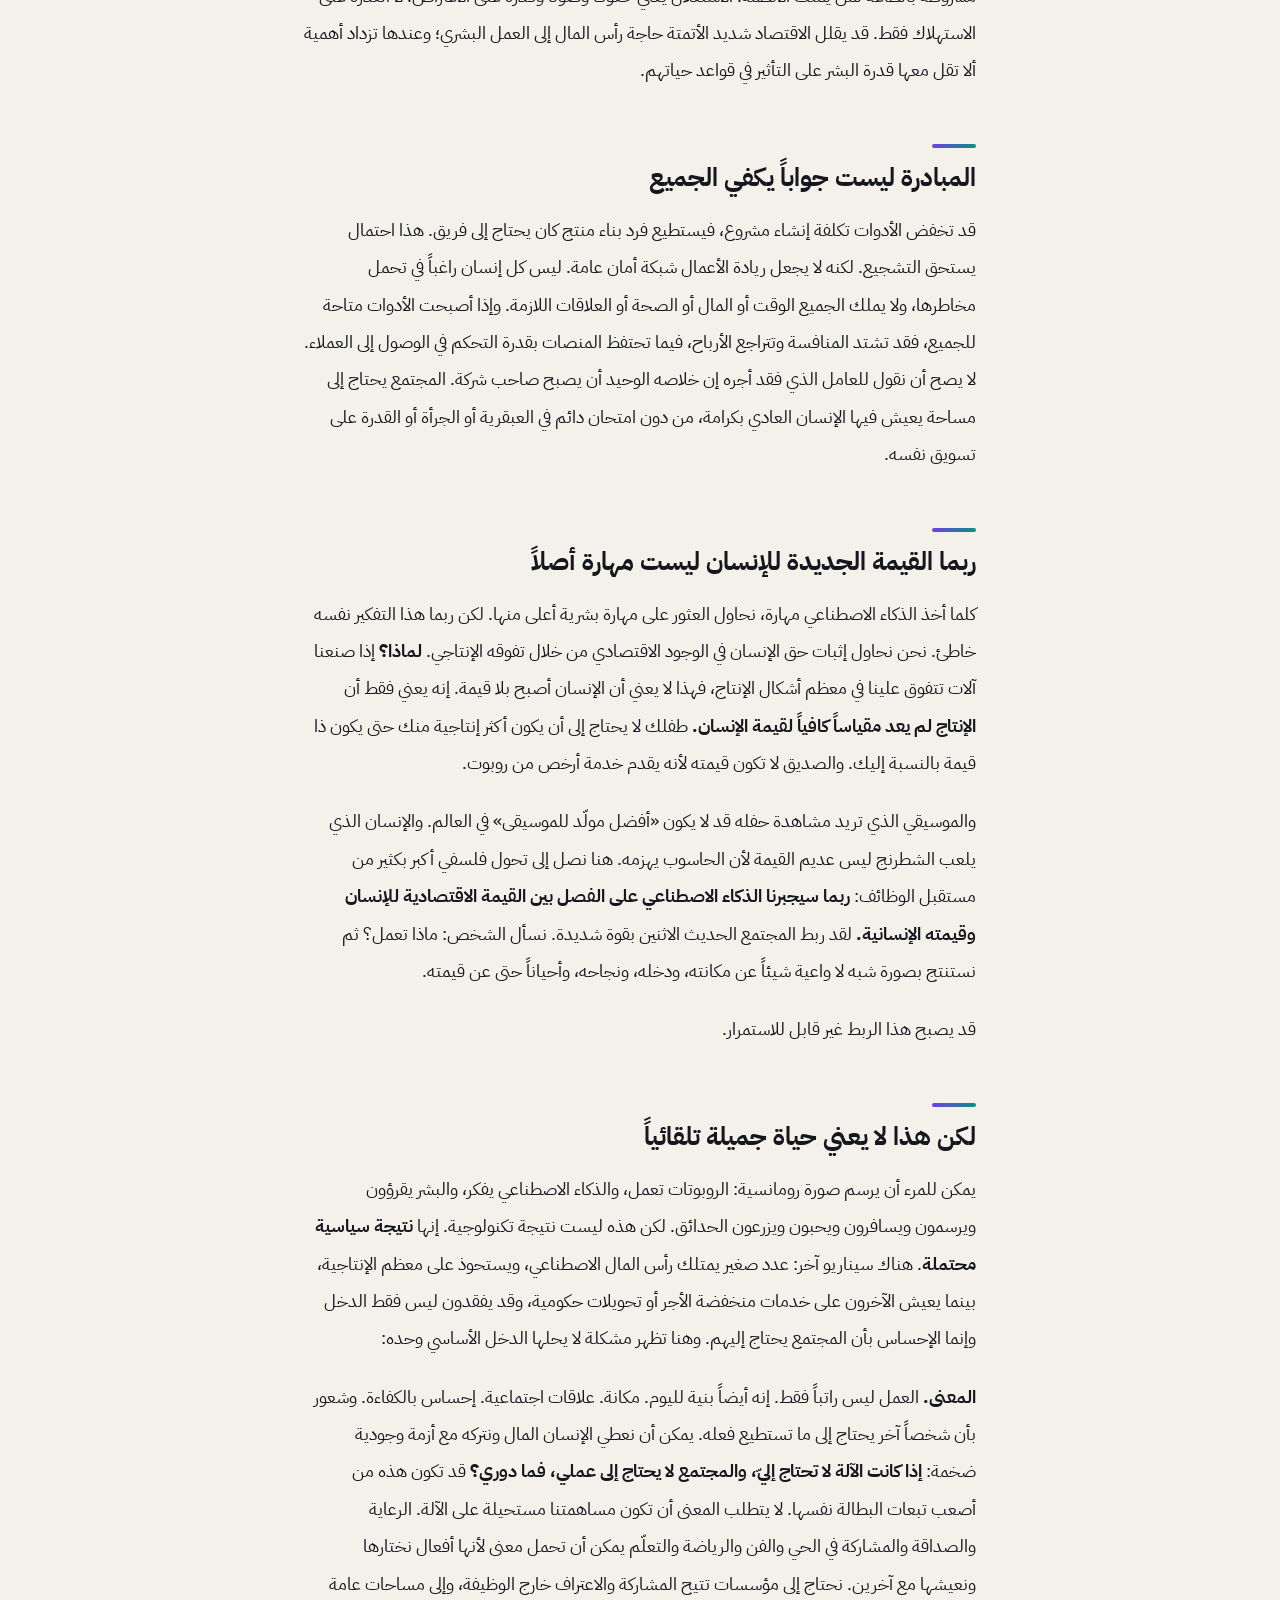
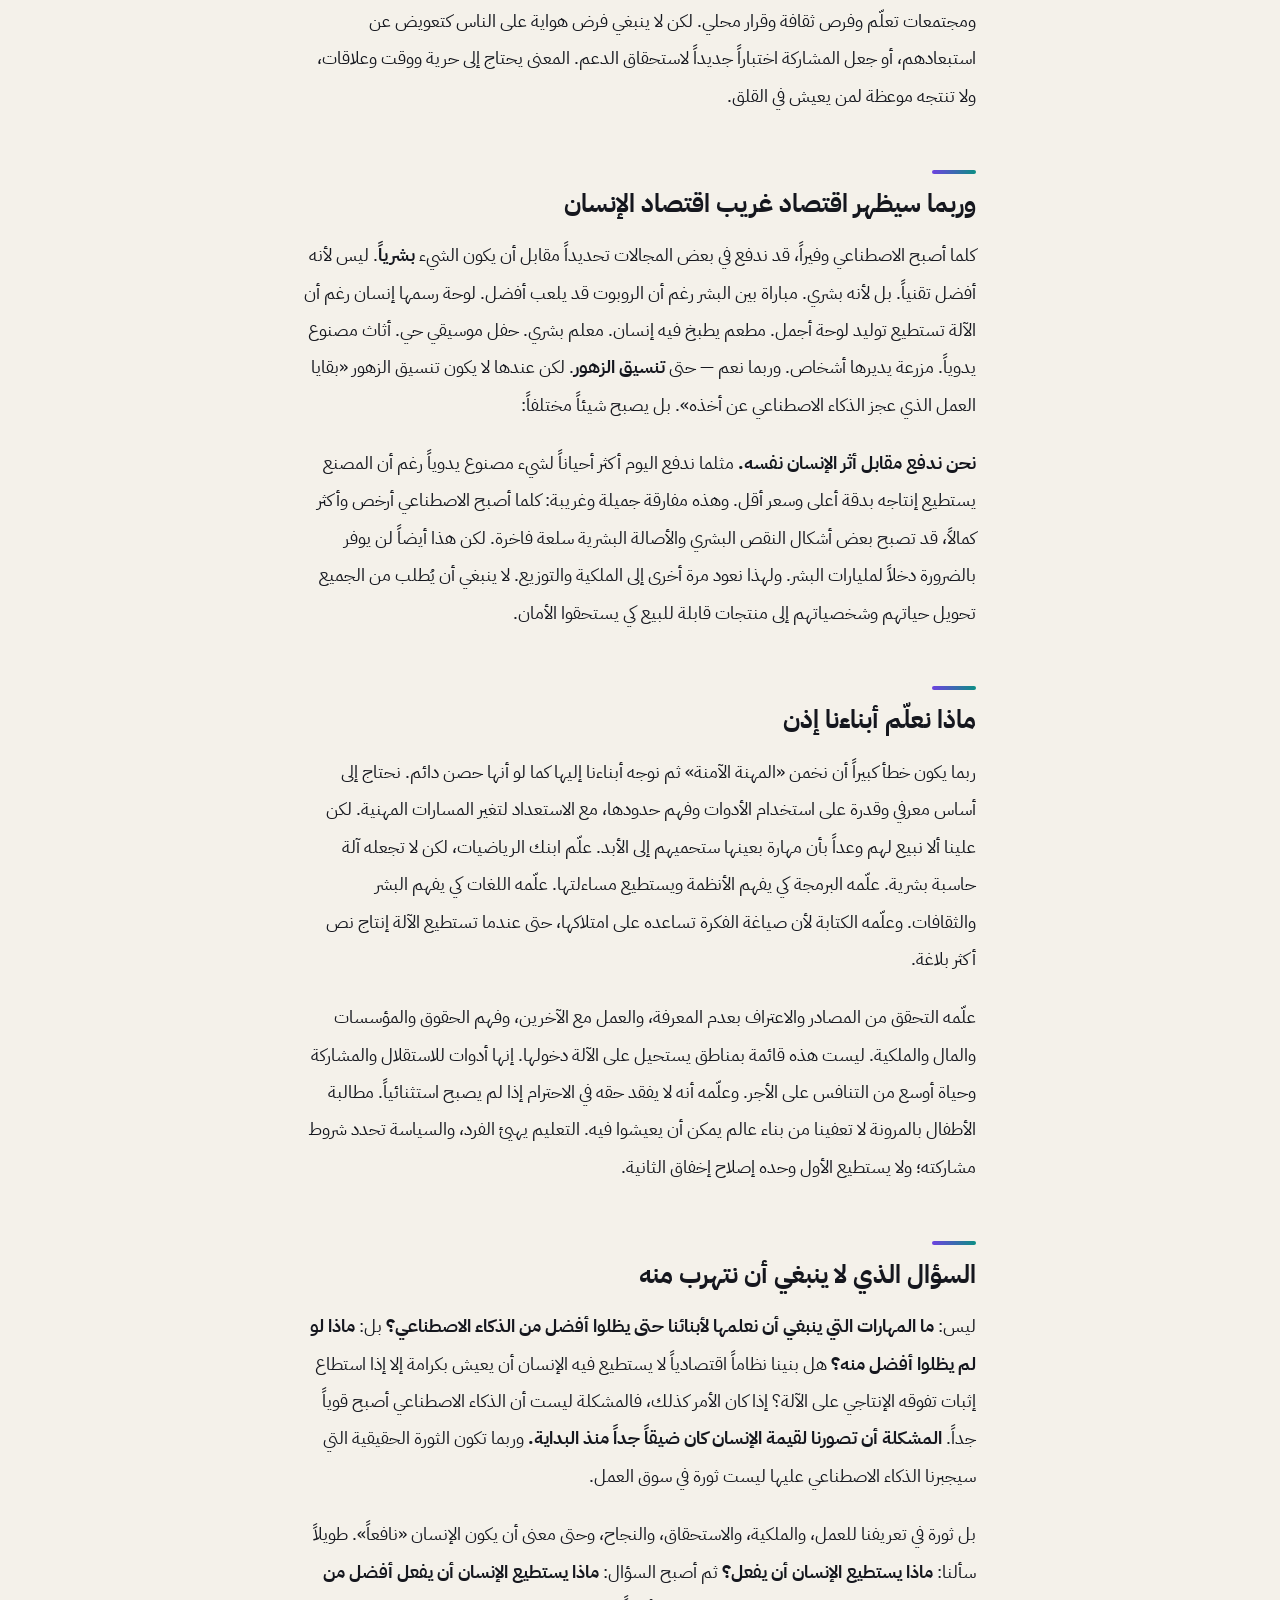
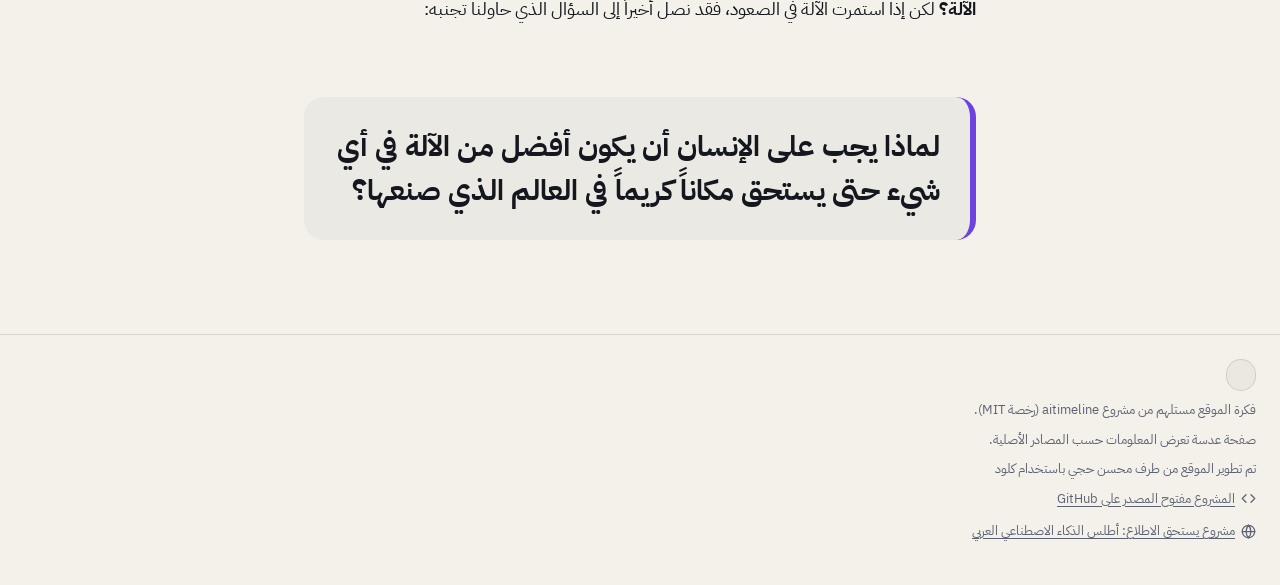
<file: reflections.html>
<!doctype html>
<html lang="ar" dir="rtl" data-theme="dark">
<head>
  <meta charset="utf-8">
  <meta name="viewport" content="width=device-width, initial-scale=1, viewport-fit=cover">
  <meta http-equiv="Content-Security-Policy" content="default-src 'self'; script-src 'self'; style-src 'self'; style-src-attr 'unsafe-inline'; img-src 'self' data:; font-src 'self'; connect-src 'self'; object-src 'none'; base-uri 'self'; form-action 'none'">
  <meta name="referrer" content="strict-origin-when-cross-origin">
  <title>عدسة — حين تصبح المهارة بلا قيمة</title>
  <meta name="description" content="AI evolves at breakneck speed. AI Lens tracks the acceleration in real time—mapping every major model release, research breakthrough, and industry milestone on a single interactive timeline.">
  <link rel="icon" href="favicon.svg" type="image/svg+xml">
  <link rel="icon" href="favicon.ico" sizes="32x32">
  <link rel="apple-touch-icon" href="assets/icons/apple-touch-icon.png">
  <link rel="manifest" href="manifest.webmanifest">
  <meta name="theme-color" content="#08090e" media="(prefers-color-scheme: dark)">
  <meta name="theme-color" content="#f4f1ea" media="(prefers-color-scheme: light)">
  <meta name="mobile-web-app-capable" content="yes">
  <meta name="apple-mobile-web-app-capable" content="yes">
  <meta name="apple-mobile-web-app-status-bar-style" content="black-translucent">
  <meta name="apple-mobile-web-app-title" content="Ai-Lens">
  <script src="assets/js/boot.js"></script>
  <link rel="stylesheet" href="assets/css/app.css">
</head>
<body class="page-reflections">
  <div class="read-progress" id="readProgress" aria-hidden="true"></div>
  <header class="top">
    <a class="brand" data-nav="./" href="./">
      <svg class="logo" viewBox="0 0 48 48" aria-hidden="true">
        <defs><linearGradient id="spec" x1="0" y1="0" x2="1" y2="1">
          <stop offset="0" stop-color="var(--c-models)"/><stop offset=".33" stop-color="var(--c-products)"/>
          <stop offset=".66" stop-color="var(--c-research)"/><stop offset="1" stop-color="var(--c-society)"/>
        </linearGradient></defs>
        <circle cx="21" cy="21" r="14" fill="none" stroke="url(#spec)" stroke-width="4"/>
        <path d="M31.5 31.5 L43 43" stroke="currentColor" stroke-width="5" stroke-linecap="round"/>
        <circle cx="21" cy="21" r="4" fill="currentColor"/>
      </svg>
      <span class="brand-name"><b data-i18n="brand">عدسة</b><small>AI · LENS</small></span>
    </a>
    <nav class="tabs" aria-label="pages">
      <a data-nav="./" href="./"><span data-l="ar">آخر الأخبار</span><span data-l="en" lang="en">Latest news</span></a>
      <a data-nav="timeline.html" href="timeline.html"><span data-l="ar">الخط الزمني</span><span data-l="en" lang="en">Timeline</span></a>
      <a data-nav="invest.html" href="invest.html"><span data-l="ar">الاستثمارات</span><span data-l="en" lang="en">Investments</span></a>
      <a data-nav="reflections.html" href="reflections.html" aria-current="page"><span data-l="ar">خواطر</span><span data-l="en" lang="en">Reflections</span></a>
    </nav>
    <div class="today"><span id="dateG"></span><span id="dateH" class="hijri"></span></div>
    <div class="actions">
      <button id="langBtn" class="icon-btn lang" type="button">EN</button>
      <button id="themeBtn" class="icon-btn" type="button" data-i18n-label="themeLabel">☀</button>
    </div>
  </header>

  <main class="essay-page">
    <p class="kicker"><span data-i18n="kicker">خواطر</span><span class="dot" aria-hidden="true">·</span><span id="readTime"></span></p>
<!-- head:ar -->
<header class="essay-head" lang="ar" dir="rtl" data-lang="ar">
  <h1>حين تصبح المهارة بلا قيمة</h1>
  <p class="standfirst">هل نُعد أبناءنا لعالم لم يعد موجوداً؟</p>
  <p class="ai-note">مقالة مكتوبة من طرف ChatGPT بعد حديث شيق وطرح مجموعة من الأسئلة الفلسفية حول دور الذكاء الاصطناعي.</p>
</header>
<!-- /head:ar -->
<!-- head:en -->
<header class="essay-head" lang="en" dir="ltr" data-lang="en">
  <h1>When Skill Loses Its Value</h1>
  <p class="standfirst">Are We Preparing Our Children for a World That No Longer Exists?</p>
  <p class="ai-note">Article written by ChatGPT after an interesting discussion about AI accelerated progress impact.</p>
</header>
<!-- /head:en -->
    <section class="listen" aria-labelledby="listenTitle">
      <div class="listen-head">
        <span class="listen-icon" aria-hidden="true"><svg viewBox="0 0 24 24" fill="none" stroke="currentColor" stroke-width="1.8" stroke-linecap="round" stroke-linejoin="round"><path d="M3 18v-6a9 9 0 0 1 18 0v6"/><path d="M21 19a2 2 0 0 1-2 2h-1a2 2 0 0 1-2-2v-3a2 2 0 0 1 2-2h3zM3 19a2 2 0 0 0 2 2h1a2 2 0 0 0 2-2v-3a2 2 0 0 0-2-2H3z"/></svg></span>
        <div>
          <h2 id="listenTitle" data-i18n="listenTitle">استمع إلى النقاش</h2>
          <p data-i18n="listenSub"></p>
        </div>
      </div>
      <div class="listen-tabs" role="tablist" data-i18n-label="listenTitle">
        <button type="button" role="tab" data-audio="ar" lang="ar">العربية <small>13:04</small></button>
        <button type="button" role="tab" data-audio="en" lang="en">English <small>19:26</small></button>
        <button type="button" role="tab" data-audio="fr" lang="fr">Français <small>18:18</small></button>
      </div>
      <audio id="debateAudio" controls preload="none" src="assets/audio/debate-ar.m4a"></audio>
      <p class="listen-note"><span data-i18n="notebooklm"></span></p>
    </section>
<!-- body:ar -->
<div class="essay" lang="ar" dir="rtl" data-lang="ar">
  <details class="essay-toc"><summary class="toc-title" data-i18n="contents"></summary><ol>
    <li><a href="#ar-s1">الآلة لا تحتاج إلى أن تكون أفضل منك كي تهدد قيمة مهارتك</a></li>
    <li><a href="#ar-s2">هذه ليست نهاية العمل إنها إعادة تسعير للإنسان</a></li>
    <li><a href="#ar-s3">التضخم القادم ليس في المال فقط بل في الذكاء</a></li>
    <li><a href="#ar-s4">حين يستطيع الجميع أن يبدعوا ماذا تعني كلمة مبدع</a></li>
    <li><a href="#ar-s5">حين تتعرض الكفاءة العادية للضغط</a></li>
    <li><a href="#ar-s6">مفارقة المبتدئ إذا اختفت الوظائف الصغيرة فمن أين سيأتي الخبراء</a></li>
    <li><a href="#ar-s7">الخطر الأكبر أن نمتلك المعرفة من دون أن نمتلك الفهم</a></li>
    <li><a href="#ar-s8">لذلك فإن السؤال الحقيقي للتعليم قد تغير</a></li>
    <li><a href="#ar-s9">وماذا عن أبنائنا كيف سيكسبون قوت يومهم</a></li>
    <li><a href="#ar-s10">ماذا لو صعد الذكاء الاصطناعي معنا كلما صعدنا</a></li>
    <li><a href="#ar-s11">بل قد يكون أفضل منا في بعض أشكال الحكمة المهنية</a></li>
    <li><a href="#ar-s12">القدرة على الحكم لا تمنح وحدها حق الحكم</a></li>
    <li><a href="#ar-s13">إذن هل سينتهي بنا الأمر جميعاً إلى الفلاحة وتنسيق الزهور</a></li>
    <li><a href="#ar-s14">المشكلة النهائية قد لا تكون ما الوظائف التي ستبقى</a></li>
    <li><a href="#ar-s15">حين تتصدع الصفقة بين العمل والدخل</a></li>
    <li><a href="#ar-s16">من يملك الثروة التي تنتجها الآلات</a></li>
    <li><a href="#ar-s17">المبادرة ليست جواباً يكفي الجميع</a></li>
    <li><a href="#ar-s18">ربما القيمة الجديدة للإنسان ليست مهارة أصلاً</a></li>
    <li><a href="#ar-s19">لكن هذا لا يعني حياة جميلة تلقائياً</a></li>
    <li><a href="#ar-s20">وربما سيظهر اقتصاد غريب اقتصاد الإنسان</a></li>
    <li><a href="#ar-s21">ماذا نعلّم أبناءنا إذن</a></li>
    <li><a href="#ar-s22">السؤال الذي لا ينبغي أن نتهرب منه</a></li>
  </ol></details>
  <div class="essay-body">
    <p>لا يعني تراجع ندرة المهارة أن العمل سيختفي حتماً، ولا أن الذكاء الاصطناعي متفوق اليوم في كل مجال. لكن إذا امتدت قدراته إلى الحكم والاستراتيجية والإبداع، فلن تكفي نصيحة أن يصعد الإنسان إلى مهارات أعلى. عندها يصبح السؤال متعلقاً بالطريقة التي نربط بها حقه في الحياة الكريمة بقدرته على المنافسة في سوق الإنتاج.</p>
    <p>هناك نصيحة كررتها المجتمعات لأبنائها طوال عقود: <strong>تعلّم مهارة لا يعرفها الآخرون، وستضمن مستقبلك.</strong> تعلّم البرمجة. أتقن لغة ثانية. كن مصمماً. كن كاتباً جيداً. ادرس القانون. تعلّم التحليل. احصل على شهادة قوية. ابنِ خبرة يصعب على الآخرين امتلاكها. كانت الفكرة بسيطة: كلما كانت قدرتك أكثر ندرة، ارتفعت قيمتك في سوق العمل. لكن ماذا يحدث عندما تصل آلة تستطيع تعلّم أجزاء من هذه المهارات كلها تقريباً، ثم تضعها في يد الجميع؟ ماذا يحدث لقيمة الكتابة عندما يستطيع أي شخص إنتاج نص احترافي خلال ثوانٍ؟</p>
    <p>ماذا يحدث للبرمجة عندما يستطيع شخص لا يعرف البرمجة أن يصف ما يريد بلغة طبيعية، فتكتب الآلة جزءاً كبيراً من الكود؟ ماذا يحدث للتصميم والترجمة والتحليل والبحث وصناعة الفيديو والموسيقى عندما تنخفض تكلفة بعض مخرجاتها انخفاضاً كبيراً؟ نحن نميل إلى وصف هذه اللحظة بأنها «ثورة في الإنتاجية». وقد تكون كذلك. لكن هناك وصفاً آخر أقل راحة: <strong>قد تكون بداية تراجع اقتصادي في ندرة بعض المهارات البشرية.</strong> وليس معنى ذلك أن المهارات ستختفي. بل ربما يحدث شيء أكثر إرباكاً:</p>
    <p>ستظل المهارات مهمة، لكن امتلاكها وحده لن يجعل صاحبها مهماً.</p>
    <h2 id="ar-s1">الآلة لا تحتاج إلى أن تكون أفضل منك كي تهدد قيمة مهارتك</h2>
    <p>هناك خطأ يتكرر في معظم النقاشات حول الذكاء الاصطناعي. نسأل: هل أصبح الذكاء الاصطناعي أفضل من الطبيب؟ هل أصبح أفضل من المبرمج؟ هل يستطيع أن يحل محل المصمم؟ هل يستطيع كتابة رواية عظيمة؟ لكن الاقتصاد لا ينتظر أن تصبح الآلة أفضل إنسان في العالم. يكفي أن تصبح <strong>جيدة بما يكفي</strong>. معظم الاقتصاد لا يحتاج إلى عباقرة. الشركة الصغيرة لا تحتاج إلى أعظم مصمم في العالم كي تصنع إعلاناً. ولا تحتاج إلى أديب كبير كي تكتب رسالة تسويقية. ولا تحتاج إلى أفضل مبرمج كي تبني أداة داخلية.</p>
    <p>ولا تحتاج دائماً إلى محلل استثنائي كي تلخص أرقامها. إنها تحتاج إلى نتيجة مقبولة، بسرعة، وبتكلفة معقولة. وهنا تحديداً يصبح الذكاء الاصطناعي خطيراً اقتصادياً. لأنه لا يهاجم العبقرية أولاً. إنه يهاجم <strong>سعر الكفاءة العادية</strong>. ولعقود، كانت الكفاءة العادية هي الطبقة الوسطى الحقيقية لاقتصاد المعرفة. كاتب جيد. مصمم جيد. محاسب جيد. مترجم جيد. مبرمج جيد. محلل جيد. موظفون ليسوا الأفضل في العالم، ولا يحتاجون إلى أن يكونوا كذلك. كان يكفي أن يعرفوا شيئاً لا يعرفه العميل.</p>
    <p>اليوم يدخل طرف ثالث إلى المعادلة. الآلة. وفجأة لا يعود السؤال: <strong>هل يستطيع العميل فعل هذا بنفسه؟</strong> بل: <strong>هل يستطيع العميل، بمساعدة الذكاء الاصطناعي، الحصول على نتيجة كافية مقابل جزء صغير من التكلفة؟</strong> إذا كانت الإجابة نعم، فإن المهنة لا تحتاج إلى الاختفاء حتى تبدأ قيمتها الاقتصادية في الانخفاض.</p>
    <h2 id="ar-s2">هذه ليست نهاية العمل إنها إعادة تسعير للإنسان</h2>
    <p>الثورات التقنية السابقة فعلت شيئاً مشابهاً. الآلة الحاسبة خفضت قيمة الحساب اليدوي. جداول البيانات غيّرت المحاسبة. الكاميرا الرقمية غيّرت التصوير. الإنترنت غيّر قيمة امتلاك المعلومات. لكن الذكاء الاصطناعي مختلف في شيء أساسي. الآلات السابقة كانت تستهدف عضلات الإنسان أو مهمة معرفية محددة. أما الذكاء الاصطناعي فيدخل إلى قلب العملية التي بنينا حولها اقتصاد المعرفة: <strong>تحويل المعرفة إلى مخرجات.</strong> يقرأ. يلخص. يكتب. يبرمج. يترجم. يرسم. يقارن.</p>
    <p>يقترح. يحلل. يخطط. ويفعل ذلك عبر مجالات متعددة باستخدام البنية التقنية نفسها. ولهذا ربما لا نعيش مجرد موجة جديدة من الأتمتة. نحن نعيش <strong>إعادة تسعير للقدرة البشرية</strong>. والمشكلة ليست أن الإنسان سيفقد كل قيمة. المشكلة أن أشياء كثيرة أمضى البشر سنوات في تعلمها قد تصبح فجأة أقل ندرة. والاقتصاد لا يدفع لك مقابل مقدار الألم الذي تحملته لتتعلم شيئاً. إنه يدفع مقابل القيمة والندرة في اللحظة الحالية. يمكن أن تقضي عشر سنوات في إتقان مهارة.</p>
    <p>ثم تأتي تقنية تخفض ندرتها خلال عامين. السوق لن يعيد لك السنوات العشر.</p>
    <h2 id="ar-s3">التضخم القادم ليس في المال فقط بل في الذكاء</h2>
    <p>تخيل اقتصاداً يستطيع إنتاج مئة ضعف عدد المقالات والتصاميم والتطبيقات والتقارير والفيديوهات والتحليلات الموجودة اليوم. هل سنقرأ مئة ضعف؟ هل سنشاهد مئة ضعف؟ هل ستحتاج الشركات إلى مئة ضعف عدد الشعارات؟ بالطبع لا. وهنا نصل إلى مفهوم قد يصبح مركزياً في فهم المستقبل: <strong>التضخم المعرفي.</strong> عندما تصبح القدرة على إنتاج المحتوى والمعرفة والتحليل وفيرة جداً، تنخفض قيمة الوحدة الإضافية منها. لدينا بالفعل محتوى أكثر مما نستطيع استهلاكه. وقد يصبح لدينا <strong>ذكاء منتَج أكثر مما نستطيع استخدامه</strong>.</p>
    <p>عندها ستنتقل القيمة إلى الأشياء التي لا تزال نادرة. الانتباه. الثقة. السمعة. الذوق. الاختيار. الوصول إلى البشر. القدرة على اتخاذ القرار. والقدرة على تحمل مسؤوليته. كان السؤال في كثير من الأعمال: <strong>هل تستطيع إنتاج هذا؟</strong> ومع وفرة المخرجات قد يصبح السؤال: <strong>وسط مليون شيء يمكن إنتاجه، هل تعرف ما الذي يستحق أن يوجد أصلاً؟</strong></p>
    <h2 id="ar-s4">حين يستطيع الجميع أن يبدعوا ماذا تعني كلمة مبدع</h2>
    <p>هذه واحدة من أكثر مفارقات الذكاء الاصطناعي إثارة. نحن أمام توسعة كبيرة في الوصول إلى أدوات الإنتاج الإبداعي. شخص لا يستطيع الرسم يمكنه تحويل خياله إلى صورة. شاب لا يمتلك استوديو يستطيع إنتاج فيلم. رائد أعمال لا يمتلك فريقاً تقنياً يستطيع بناء نموذج أولي لمنتجه. طالب يستطيع الوصول إلى مدرس شخصي يعمل معه في أي ساعة. إنسان عادي يمتلك اليوم قدرات كانت قبل سنوات قليلة تحتاج إلى فريق كامل. هذا إنجاز حضاري مذهل. لكن للديمقراطية وجه اقتصادي قاسٍ:</p>
    <p><strong>ما يصبح متاحاً للجميع يتوقف غالباً عن كونه مصدراً للتميز وحده.</strong> إذا كان الجميع يستطيعون إنتاج صورة جميلة، فإن «الصورة الجميلة» تصبح البداية لا النهاية. إذا كان الجميع يستطيعون كتابة نص جيد، فإن جودة الصياغة وحدها تصبح أقل قيمة. وإذا استطاع الجميع بناء تطبيق، فلن تكون قيمة التطبيق في مجرد وجوده. وهكذا يخلق الذكاء الاصطناعي مفارقته الكبرى: <strong>إنه يجعل الفرد أقوى، لكنه يجعل بعض أسباب قوة الفرد أقل ندرة.</strong></p>
    <h2 id="ar-s5">حين تتعرض الكفاءة العادية للضغط</h2>
    <p>هناك تصور يقول إن الذكاء الاصطناعي سيجعل الجميع متساوين. قد يحدث العكس. عندما يمتلك الجميع الأدوات نفسها، يصبح الفرق فيمن يعرف كيف يستخدمها، ولماذا، وفي أي اتجاه. مبرمج استثنائي ومعه ذكاء اصطناعي قد يصبح أقوى بكثير من مبرمج متوسط يستخدم الأداة نفسها. مخرج كبير قد يمتلك فجأة استوديو افتراضياً تحت يده. عالم استثنائي قد يعمل وكأن لديه عشرات المساعدين. رائد أعمال موهوب قد يبني بشركة من عشرة أشخاص ما كان يحتاج سابقاً إلى مئتين. قد لا يقوم الذكاء الاصطناعي بتسوية هرم المواهب.</p>
    <p>قد يفعل العكس: <strong>يضغط المنتصف ويوسّع القمة.</strong> وهذا احتمال يجب أن يقلقنا. لأن النتيجة قد تكون اقتصاداً يستطيع فيه عدد صغير جداً من الأشخاص الاستثنائيين، المدعومين بآلات شديدة القدرة، إنتاج ما كانت تنتجه سابقاً جيوش من الموظفين المتوسطين. سنحصل على شركات أكثر إنتاجية. لكن هل سنحصل على مجتمع أكثر ازدهاراً؟ ليست الإجابة واحدة بالضرورة.</p>
    <h2 id="ar-s6">مفارقة المبتدئ إذا اختفت الوظائف الصغيرة فمن أين سيأتي الخبراء</h2>
    <p>هناك مشكلة أخطر لا تحظى بما يكفي من النقاش. كل خبير كان في يوم من الأيام مبتدئاً. الطبيب العظيم لم يولد طبيباً عظيماً. والمبرمج الكبير بدأ بمشكلات بسيطة. والصحفي الاستقصائي كتب في بدايته أخباراً عادية. والمحامي الخبير أمضى سنوات في مراجعة الوثائق. كانت الأعمال الصغيرة تبدو أحياناً روتينية، لكنها كانت شيئاً آخر أيضاً: <strong>كانت مدرسة مدفوعة الأجر.</strong> اليوم، تنظر الشركات إلى كثير من هذه الأعمال وتقول: يستطيع الذكاء الاصطناعي فعلها. منطقياً، هذا ممتاز.</p>
    <p>لماذا أوظف خمسة مبتدئين إذا استطاع خبير واحد، مع الذكاء الاصطناعي، إنتاج النتيجة نفسها؟ لكن بعد عشر سنوات سيظهر سؤال لم يكن موجوداً في جدول التكاليف: <strong>من أين سيأتي الخبير الجديد؟</strong> إذا أزلنا الدرجات الأولى من السلم المهني لأن الآلة تستطيع صعودها أسرع منا، فقد نكتشف لاحقاً أننا لم نلغِ الوظائف المبتدئة فقط. لقد ألغينا الطريق الذي كان يصنع الخبراء.</p>
    <h2 id="ar-s7">الخطر الأكبر أن نمتلك المعرفة من دون أن نمتلك الفهم</h2>
    <p>هناك شيء أكثر عمقاً من الوظائف والأجور. نحن نفترض أن المهارة مجرد وسيلة لإنتاج نتيجة. لكن ماذا لو كانت عملية تعلم المهارة نفسها جزءاً من صناعة العقل؟ الرياضيات لا تعلمنا الوصول إلى الرقم فقط. البرمجة لا تعلمنا كتابة الكود فقط. الرسم لا يعلمنا إنتاج الصورة فقط. والكتابة لا تعلمنا تركيب الجمل فقط. هذه الأنشطة تعيد تشكيل طريقة رؤيتنا للمشكلة. الكتابة تعلم الإنسان أن يفكر لأن الفكرة الغامضة تنهار عندما يحاول تحويلها إلى جملة دقيقة.</p>
    <p>الرياضيات تعلم التجريد. البرمجة تعلم تفكيك المشكلات. الرسم يعلم الملاحظة. والبحث يعلم الشك. ماذا يحدث عندما نستطيع الحصول على المنتج النهائي من دون المرور بالطريق الذي كان يصنع هذه القدرات داخلنا؟ قد نخلق طبقة واسعة من البشر الذين يمتلكون <strong>قدرات إنتاجية أكبر من مستوى فهمهم</strong>. شخص ينتج برنامجاً لا يستطيع تفسير بنيته. طالب يقدم حجة لم يبنها. مدير يتخذ قراراً بناء على تحليل لم يفهم افتراضاته. إنسان يستطيع أن يبدو خبيراً في عشرين مجالاً من دون أن يكون خبيراً في أي منها.</p>
    <p>سيكون هذا الإنسان قوياً بصورة مذهلة. وهشاً بصورة مذهلة أيضاً.</p>
    <h2 id="ar-s8">لذلك فإن السؤال الحقيقي للتعليم قد تغير</h2>
    <p>لا يكفي أن تسأل المدارس والجامعات: كيف نمنع الطلاب من استخدام الذكاء الاصطناعي؟ هذا سؤال دفاعي. والتاريخ لا يتوقف لأن مؤسسة تعليمية قررت حظر أداة. السؤال الحقيقي هو: <strong>ماذا يجب أن يعرف الإنسان في عالم تستطيع فيه الآلة إنتاج الإجابة؟</strong> كيف تستجوب الآلة؟ كيف تتحقق من مصادرها؟ كيف تكتشف افتراضاتها وأخطاءها وثقتها الزائفة؟ كيف تميّز بين إجابة تبدو مقنعة وإجابة صحيحة فعلاً؟ وكيف تستخدمها لتوسيع قدرتك، لا لاستبدال قدرتك على التفكير؟ ربما يصبح الطالب الأفضل مستقبلاً ليس من ينتج الإجابة الأسرع، بل من يستطيع أن يقول:</p>
    <p>هذه الإجابة خاطئة. هذا الافتراض غير مبرر. هذه البيانات غير كافية. وهذا السؤال نفسه ليس السؤال الذي ينبغي أن نطرحه. <strong>في عالم مليء بالإجابات، يصبح السؤال الجيد شكلاً من أشكال رأس المال.</strong></p>
    <h2 id="ar-s9">وماذا عن أبنائنا كيف سيكسبون قوت يومهم</h2>
    <p>هنا نصل إلى السؤال الذي يجعل كل النقاشات السابقة حقيقية. يمكن للفلاسفة أن يناقشوا «مستقبل الذكاء». لكن الأب والأم يريدان معرفة شيء أبسط: <strong>ماذا سيعمل أبناؤنا؟</strong> إذا أصبحت الآلة تكتب وتبرمج وتصمم وتحلل، ثم أصبحت الروبوتات قادرة على تنفيذ مزيد من الأعمال الجسدية، فماذا سيبقى للإنسان؟ الإجابة الصادقة هي: لا أحد يعرف على وجه اليقين. ومن يخبرك اليوم بأنه يعرف أسماء أكثر الوظائف طلباً في عام 2050، يتنبأ بمجتمع لم يوجد بعد باستخدام مفردات اقتصاد موجود اليوم.</p>
    <p>لكننا نستطيع رؤية شيء أهم من أسماء الوظائف. نستطيع رؤية <strong>مصادر القيمة</strong>.</p>
    <h2 id="ar-s10">ماذا لو صعد الذكاء الاصطناعي معنا كلما صعدنا</h2>
    <p>لدينا عادة طريقة مريحة للتعامل مع الأتمتة. كلما أخذت الآلة طبقة من العمل، نقول للإنسان: اصعد طبقة أعلى. الآلة تحسب؟ أنت حلّل. الآلة تكتب؟ أنت حرّر. الآلة تبرمج؟ أنت صمّم النظام. الآلة تصمم؟ أنت ضع الرؤية. الآلة تنتج؟ أنت اختر ما ينبغي إنتاجه. لكن ماذا لو كانت الآلة تصعد السلم نفسه؟ ماذا لو أصبحت جيدة في التحليل؟ ثم في تصميم الأنظمة؟ ثم في اقتراح الرؤية؟ ثم في مقارنة الرؤى؟ ثم في اكتشاف المشكلات التي تستحق الحل؟ ثم في اقتراح الاستراتيجية الاقتصادية والاجتماعية الأفضل للتعامل معها؟</p>
    <p>عندها تتحول عبارة <strong>«انتقل إلى مهارات أعلى»</strong> إلى حل مؤقت، لا إجابة نهائية. نحن نفترض وجود طابق أخير في المبنى يسمى «الحكم البشري». لكن لا يكفي أن نحتاج إلى طابق أخير كي نضمن أن الذكاء الاصطناعي لن يدخله أيضاً. هذه احتمالات للمستقبل، وليست وصفاً لتفوق شامل تحقق بالفعل.</p>
    <h2 id="ar-s11">بل قد يكون أفضل منا في بعض أشكال الحكمة المهنية</h2>
    <p>لنفترض أنك رئيس شركة وتريد اتخاذ قرار استراتيجي. الإنسان الخبير يملك عشرين عاماً من الخبرة. لكن نظاماً مستقبلياً قد يستطيع قراءة تاريخ الشركة بالكامل، وتحليل المنافسين، ومتابعة الاقتصاد العالمي، ومحاكاة آلاف السيناريوهات، ودراسة ملايين القرارات التجارية السابقة، ثم مناقشتك لساعات بقدرة كبيرة على متابعة التحليل. لكن اتساع المعلومات لا يضمن صحة النتائج؛ فقد يخطئ النظام أو يعيد إنتاج تحيزات بياناته، وتحتاج توصياته إلى الاختبار.</p>
    <p>لماذا نفترض أن «الاستراتيجية» ستظل بشريّة؟ خذ الطب. إذا أصبح النظام يعرف التاريخ الطبي للمريض، والأبحاث العلمية، والصور الطبية، والجينات، والاستجابات السابقة للعلاج، ويستطيع مقارنة الحالة بملايين الحالات الأخرى، فقد لا يكون دور الطبيب المستقبلي ببساطة أن «يصعد إلى التشخيص الأعلى». قد يصعد الذكاء الاصطناعي معه. الأمر نفسه يمكن أن يحدث للمحامي والمهندس والمحلل والمدرس والكاتب والمستشار. بل وحتى للفيلسوف. يمكن للآلة أن تقول للإنسان:</p>
    <p><strong>أنت لا تطرح السؤال الصحيح أصلاً.</strong> وهنا تبدأ المشكلة الحقيقية.</p>
    <h2 id="ar-s12">القدرة على الحكم لا تمنح وحدها حق الحكم</h2>
    <p>حتى تحديد ما هو قيّم له أكثر من معنى. قد يتنبأ النظام بما سيشتريه الناس، ويقارن آثار السياسات، وينقد تناقضات قيمنا. لكن معرفة ما يفضله الناس لا تمنح وحدها حق تقرير ما ينبغي أن يعيشوا من أجله. ومن يتحمل آثار القرار له حق المشاركة فيه، حتى إذا لم يكن أفضل من الآلة في حساب نتائجه. يمكن الاعتراض بأن الإنسان يعيش التجربة ويتحمل المسؤولية، بينما لا تعيشها الآلة بالطريقة نفسها. هذا فارق مهم، لكنه لا يثبت أنها عاجزة عن تقديم توصية أفضل. كما أن بقاء مسؤولية الإنسان القانونية لا يضمن بقاء عدد الوظائف أو أجورها. ينبغي الفصل بين جودة التوصية وشرعية القرار، وبين الحاجة إلى الإشراف والحاجة إلى ملايين العاملين.</p>
    <p>وقد تساعد الآلة في اقتراح الأهداف نفسها. هذا لا يعفينا من السؤال: من وضع معايير الاختيار، ومن يستطيع الاعتراض عليها، ومن يملك تعديلها؟ المشاركة البشرية حق يتعلق بتقرير المصير، وليست جائزة تُمنح لمن يتفوق في اختبار الذكاء.</p>
    <h2 id="ar-s13">إذن هل سينتهي بنا الأمر جميعاً إلى الفلاحة وتنسيق الزهور</h2>
    <p>حتى هذا الملاذ ليس مضموناً! فالأتمتة قد تتقدم في الزراعة والحصاد ومراقبة التربة، وإن كانت تكلفة الروبوتات وتعقيدات العالم المادي قد تبطئ انتشارها. ونظام رؤية حاسوبية مقترن بذراع روبوتية قد يستطيع أيضاً تنسيق الزهور. المشكلة ليست البحث عن قائمة صغيرة من الأعمال التي «لن يستطيع الروبوت القيام بها». هذه طريقة تفكير ستجعل الإنسان ينسحب باستمرار إلى آخر متر لم تصل إليه الآلة بعد. والأهم أن هناك فرقاً بين ثلاثة أشياء كثيراً ما نخلط بينها:</p>
    <p><strong>القدرة، والقيمة، والدخل.</strong> قد يستطيع الذكاء الاصطناعي القيام بعمل ما، ومع ذلك نفضل أن يقوم به إنسان. وقد يكون الإنسان ذا قيمة اجتماعية هائلة، من دون أن يستطيع السوق تحويل هذه القيمة إلى دخل جيد. وقد ينتج الذكاء الاصطناعي قيمة اقتصادية هائلة من دون أن يعني ذلك أن البشر سيحصلون على نصيب منها. وهذه النقطة الأخيرة هي الأخطر.</p>
    <h2 id="ar-s14">المشكلة النهائية قد لا تكون ما الوظائف التي ستبقى</h2>
    <p>بل: <strong>لماذا يجب أن يحتاج الإنسان إلى التفوق على آلة لكي يستحق دخلاً؟</strong> هذا سؤال مختلف جذرياً. تخيل أن الذكاء الاصطناعي والروبوتات أصبحا قادرين بالفعل على إنتاج نسبة هائلة من الطعام والطاقة والبرمجيات والخدمات والتصميم والتحليل والتعليم. لدينا عندها احتمالان. الأول أن نقول: الآلة تستطيع إنتاج معظم القيمة، وبالتالي معظم البشر لم يعودوا مطلوبين اقتصادياً. ومن يملك الآلات يملك الإنتاج، ومن لا يملك شيئاً عليه أن يجد أي عمل متبقٍ كي يعيش.</p>
    <p>وهذا يمكن أن ينتج عالماً شديد الثراء تقنياً وشديد القسوة اجتماعياً. لكن هناك احتمال ثانٍ: أن نقول إننا نجحنا للمرة الأولى في التاريخ في <strong>فصل إنتاج الثروة عن كمية العمل البشري اللازمة لإنتاجها</strong>. وعندها يصبح السؤال السياسي: كيف يمتلك المجتمع نصيباً من رأس المال الاصطناعي الذي ينتج هذه الوفرة؟ هنا يصبح النقاش حول ملكية الذكاء الاصطناعي أهم من النقاش حول تعلم الـprompting.</p>
    <h2 id="ar-s15">حين تتصدع الصفقة بين العمل والدخل</h2>
    <p>منذ قرون، قامت جوانب واسعة من الصفقة الاجتماعية الحديثة على افتراض بسيط: يمنح الإنسان المجتمع عمله، ويحصل في المقابل على دخل يتيح له أن يعيش. لم تشمل هذه الصفقة الجميع بعدل، ولم يكن العمل المصدر الوحيد للدخل، لكنها ظلت وعداً مركزياً في التعليم والطموح والحراك الاجتماعي. ماذا يحدث إذا احتاج الاقتصاد إلى جهد بشري أقل بكثير كي ينتج أكثر بكثير؟ ليست هذه مسألة بطالة فقط. إنها تمس البنية التي ربطنا من خلالها العمل بالدخل، والدخل بالكرامة، والوظيفة بالمكانة الاجتماعية، والمهنة بالهوية الشخصية.</p>
    <p>قد تظهر أعمال جديدة، وقد نعمل ساعات أقل، وقد يتسع الطلب على خدمات لم نتصورها. لكن لا شيء يضمن أن يحصل على الفرص الجديدة الأشخاص الذين فقدوا أعمالهم، في الوقت المناسب وبالأجر نفسه. بين المكسب الجماعي والخسارة الفردية قد تمتد سنوات كاملة من حياة إنسان.</p>
    <h2 id="ar-s16">من يملك الثروة التي تنتجها الآلات</h2>
    <p>إذا أصبحت شركة تنتج أكثر بموظفين أقل، فقد أصبحنا نظرياً أكثر ثراء. لكن من هو «نحن»؟ نمو الثروة الإجمالية لا يضمن وصولها إلى من تراجعت قدرتهم التفاوضية. كما أن وفرة البرمجيات لا تلغي ندرة السكن والأرض والطاقة، ولا تضمن انخفاض أسعار الضروريات إذا بقيت ملكيتها مركزة. هناك مسارات يمكن بحثها: توسيع ملكية العاملين والمواطنين في الأصول المنتجة، وصناديق عامة أو اجتماعية تستثمر وتوزع عوائد، وخدمات أساسية تمول من مكاسب الإنتاجية، وسياسات تمنع الاحتكار وتوسع الوصول إلى الأدوات. ويمكن أيضاً تقليل ساعات العمل أو دعم الانتقال بين المهن أو توفير أرضية دخل لا تنهار مع فقد الوظيفة.</p>
    <p>هذه خيارات للنقاش وليست وصفة مضمونة. لكل منها مشكلات تمويل وحوكمة وحوافز وتوزيع. الصندوق قد يُساء إدارته، والتحويل النقدي قد يفقد أثره إذا ارتفعت أسعار السكن والخدمات. المطلوب مؤسسات قابلة للمساءلة، لا إعلان أن الوفرة ستصل إلى الجميع. كما ينبغي ألا يتحول الدخل إلى منحة مشروطة بالطاعة لمن يملك الأنظمة. الاستقلال يعني حقوقاً وصوتاً وقدرة على الاعتراض، لا القدرة على الاستهلاك فقط. قد يقلل الاقتصاد شديد الأتمتة حاجة رأس المال إلى العمل البشري؛ وعندها تزداد أهمية ألا تقل معها قدرة البشر على التأثير في قواعد حياتهم.</p>
    <h2 id="ar-s17">المبادرة ليست جواباً يكفي الجميع</h2>
    <p>قد تخفض الأدوات تكلفة إنشاء مشروع، فيستطيع فرد بناء منتج كان يحتاج إلى فريق. هذا احتمال يستحق التشجيع. لكنه لا يجعل ريادة الأعمال شبكة أمان عامة. ليس كل إنسان راغباً في تحمل مخاطرها، ولا يملك الجميع الوقت أو المال أو الصحة أو العلاقات اللازمة. وإذا أصبحت الأدوات متاحة للجميع، فقد تشتد المنافسة وتتراجع الأرباح، فيما تحتفظ المنصات بقدرة التحكم في الوصول إلى العملاء. لا يصح أن نقول للعامل الذي فقد أجره إن خلاصه الوحيد أن يصبح صاحب شركة. المجتمع يحتاج إلى مساحة يعيش فيها الإنسان العادي بكرامة، من دون امتحان دائم في العبقرية أو الجرأة أو القدرة على تسويق نفسه.</p>
    <h2 id="ar-s18">ربما القيمة الجديدة للإنسان ليست مهارة أصلاً</h2>
    <p>كلما أخذ الذكاء الاصطناعي مهارة، نحاول العثور على مهارة بشرية أعلى منها. لكن ربما هذا التفكير نفسه خاطئ. نحن نحاول إثبات حق الإنسان في الوجود الاقتصادي من خلال تفوقه الإنتاجي. <strong>لماذا؟</strong> إذا صنعنا آلات تتفوق علينا في معظم أشكال الإنتاج، فهذا لا يعني أن الإنسان أصبح بلا قيمة. إنه يعني فقط أن <strong>الإنتاج لم يعد مقياساً كافياً لقيمة الإنسان.</strong> طفلك لا يحتاج إلى أن يكون أكثر إنتاجية منك حتى يكون ذا قيمة بالنسبة إليك. والصديق لا تكون قيمته لأنه يقدم خدمة أرخص من روبوت.</p>
    <p>والموسيقي الذي تريد مشاهدة حفله قد لا يكون «أفضل مولّد للموسيقى» في العالم. والإنسان الذي يلعب الشطرنج ليس عديم القيمة لأن الحاسوب يهزمه. هنا نصل إلى تحول فلسفي أكبر بكثير من مستقبل الوظائف: <strong>ربما سيجبرنا الذكاء الاصطناعي على الفصل بين القيمة الاقتصادية للإنسان وقيمته الإنسانية.</strong> لقد ربط المجتمع الحديث الاثنين بقوة شديدة. نسأل الشخص: ماذا تعمل؟ ثم نستنتج بصورة شبه لا واعية شيئاً عن مكانته، ودخله، ونجاحه، وأحياناً حتى عن قيمته.</p>
    <p>قد يصبح هذا الربط غير قابل للاستمرار.</p>
    <h2 id="ar-s19">لكن هذا لا يعني حياة جميلة تلقائياً</h2>
    <p>يمكن للمرء أن يرسم صورة رومانسية: الروبوتات تعمل، والذكاء الاصطناعي يفكر، والبشر يقرؤون ويرسمون ويسافرون ويحبون ويزرعون الحدائق. لكن هذه ليست نتيجة تكنولوجية. إنها <strong>نتيجة سياسية محتملة</strong>. هناك سيناريو آخر: عدد صغير يمتلك رأس المال الاصطناعي، ويستحوذ على معظم الإنتاجية، بينما يعيش الآخرون على خدمات منخفضة الأجر أو تحويلات حكومية، وقد يفقدون ليس فقط الدخل وإنما الإحساس بأن المجتمع يحتاج إليهم. وهنا تظهر مشكلة لا يحلها الدخل الأساسي وحده:</p>
    <p><strong>المعنى.</strong> العمل ليس راتباً فقط. إنه أيضاً بنية لليوم. مكانة. علاقات اجتماعية. إحساس بالكفاءة. وشعور بأن شخصاً آخر يحتاج إلى ما تستطيع فعله. يمكن أن نعطي الإنسان المال ونتركه مع أزمة وجودية ضخمة: <strong>إذا كانت الآلة لا تحتاج إليّ، والمجتمع لا يحتاج إلى عملي، فما دوري؟</strong> قد تكون هذه من أصعب تبعات البطالة نفسها. لا يتطلب المعنى أن تكون مساهمتنا مستحيلة على الآلة. الرعاية والصداقة والمشاركة في الحي والفن والرياضة والتعلّم يمكن أن تحمل معنى لأنها أفعال نختارها ونعيشها مع آخرين. نحتاج إلى مؤسسات تتيح المشاركة والاعتراف خارج الوظيفة، وإلى مساحات عامة ومجتمعات تعلّم وفرص ثقافة وقرار محلي. لكن لا ينبغي فرض هواية على الناس كتعويض عن استبعادهم، أو جعل المشاركة اختباراً جديداً لاستحقاق الدعم. المعنى يحتاج إلى حرية ووقت وعلاقات، ولا تنتجه موعظة لمن يعيش في القلق.</p>
    <h2 id="ar-s20">وربما سيظهر اقتصاد غريب اقتصاد الإنسان</h2>
    <p>كلما أصبح الاصطناعي وفيراً، قد ندفع في بعض المجالات تحديداً مقابل أن يكون الشيء <strong>بشرياً</strong>. ليس لأنه أفضل تقنياً. بل لأنه بشري. مباراة بين البشر رغم أن الروبوت قد يلعب أفضل. لوحة رسمها إنسان رغم أن الآلة تستطيع توليد لوحة أجمل. مطعم يطبخ فيه إنسان. معلم بشري. حفل موسيقي حي. أثاث مصنوع يدوياً. مزرعة يديرها أشخاص. وربما نعم — حتى <strong>تنسيق الزهور</strong>. لكن عندها لا يكون تنسيق الزهور «بقايا العمل الذي عجز الذكاء الاصطناعي عن أخذه». بل يصبح شيئاً مختلفاً:</p>
    <p><strong>نحن ندفع مقابل أثر الإنسان نفسه.</strong> مثلما ندفع اليوم أكثر أحياناً لشيء مصنوع يدوياً رغم أن المصنع يستطيع إنتاجه بدقة أعلى وسعر أقل. وهذه مفارقة جميلة وغريبة: كلما أصبح الاصطناعي أرخص وأكثر كمالاً، قد تصبح بعض أشكال النقص البشري والأصالة البشرية سلعة فاخرة. لكن هذا أيضاً لن يوفر بالضرورة دخلاً لمليارات البشر. ولهذا نعود مرة أخرى إلى الملكية والتوزيع. لا ينبغي أن يُطلب من الجميع تحويل حياتهم وشخصياتهم إلى منتجات قابلة للبيع كي يستحقوا الأمان.</p>
    <h2 id="ar-s21">ماذا نعلّم أبناءنا إذن</h2>
    <p>ربما يكون خطأ كبيراً أن نخمن «المهنة الآمنة» ثم نوجه أبناءنا إليها كما لو أنها حصن دائم. نحتاج إلى أساس معرفي وقدرة على استخدام الأدوات وفهم حدودها، مع الاستعداد لتغير المسارات المهنية. لكن علينا ألا نبيع لهم وعداً بأن مهارة بعينها ستحميهم إلى الأبد. علّم ابنك الرياضيات، لكن لا تجعله آلة حاسبة بشرية. علّمه البرمجة كي يفهم الأنظمة ويستطيع مساءلتها. علّمه اللغات كي يفهم البشر والثقافات. وعلّمه الكتابة لأن صياغة الفكرة تساعده على امتلاكها، حتى عندما تستطيع الآلة إنتاج نص أكثر بلاغة.</p>
    <p>علّمه التحقق من المصادر والاعتراف بعدم المعرفة، والعمل مع الآخرين، وفهم الحقوق والمؤسسات والمال والملكية. ليست هذه قائمة بمناطق يستحيل على الآلة دخولها. إنها أدوات للاستقلال والمشاركة وحياة أوسع من التنافس على الأجر. وعلّمه أنه لا يفقد حقه في الاحترام إذا لم يصبح استثنائياً. مطالبة الأطفال بالمرونة لا تعفينا من بناء عالم يمكن أن يعيشوا فيه. التعليم يهيئ الفرد، والسياسة تحدد شروط مشاركته؛ ولا يستطيع الأول وحده إصلاح إخفاق الثانية.</p>
    <h2 id="ar-s22">السؤال الذي لا ينبغي أن نتهرب منه</h2>
    <p>ليس: <strong>ما المهارات التي ينبغي أن نعلمها لأبنائنا حتى يظلوا أفضل من الذكاء الاصطناعي؟</strong> بل: <strong>ماذا لو لم يظلوا أفضل منه؟</strong> هل بنينا نظاماً اقتصادياً لا يستطيع فيه الإنسان أن يعيش بكرامة إلا إذا استطاع إثبات تفوقه الإنتاجي على الآلة؟ إذا كان الأمر كذلك، فالمشكلة ليست أن الذكاء الاصطناعي أصبح قوياً جداً. <strong>المشكلة أن تصورنا لقيمة الإنسان كان ضيقاً جداً منذ البداية.</strong> وربما تكون الثورة الحقيقية التي سيجبرنا الذكاء الاصطناعي عليها ليست ثورة في سوق العمل.</p>
    <p>بل ثورة في تعريفنا للعمل، والملكية، والاستحقاق، والنجاح، وحتى معنى أن يكون الإنسان «نافعاً». طويلاً سألنا: <strong>ماذا يستطيع الإنسان أن يفعل؟</strong> ثم أصبح السؤال: <strong>ماذا يستطيع الإنسان أن يفعل أفضل من الآلة؟</strong> لكن إذا استمرت الآلة في الصعود، فقد نصل أخيراً إلى السؤال الذي حاولنا تجنبه:</p>
    <blockquote class="closing"><p>لماذا يجب على الإنسان أن يكون أفضل من الآلة في أي شيء حتى يستحق مكاناً كريماً في العالم الذي صنعها؟</p></blockquote>
  </div>
</div>
<!-- /body:ar -->
<!-- body:en -->
<div class="essay" lang="en" dir="ltr" data-lang="en">
  <details class="essay-toc"><summary class="toc-title" data-i18n="contents"></summary><ol>
    <li><a href="#en-s1">The machine only has to be good enough</a></li>
    <li><a href="#en-s2">What the market does not repay</a></li>
    <li><a href="#en-s3">Abundant output and scarce attention</a></li>
    <li><a href="#en-s4">More capable individuals can still be less secure</a></li>
    <li><a href="#en-s5">The missing first rung</a></li>
    <li><a href="#en-s6">Outputs without understanding</a></li>
    <li><a href="#en-s7">What if AI climbs the same ladder</a></li>
    <li><a href="#en-s8">Better advice and the right to decide</a></li>
    <li><a href="#en-s9">Is ordinary life reduced to farming and arranging flowers</a></li>
    <li><a href="#en-s10">The bargain between work and income</a></li>
    <li><a href="#en-s11">Who owns what the machines produce</a></li>
    <li><a href="#en-s12">Entrepreneurship cannot be everyone&#x27;s safety net</a></li>
    <li><a href="#en-s13">Human worth may never have been a skill</a></li>
    <li><a href="#en-s14">Meaning after the job</a></li>
    <li><a href="#en-s15">A possible economy of human authenticity</a></li>
    <li><a href="#en-s16">What we should teach our children</a></li>
    <li><a href="#en-s17">The question we cannot keep avoiding</a></li>
  </ol></details>
  <div class="essay-body">
    <p>For generations, we have offered children a reassuring bargain: learn something valuable, become good at it, and the world will make room for you. Study hard. Master a profession. Acquire expertise that other people need. Your competence will become your security.</p>
    <p>Artificial intelligence forces us to examine that bargain more closely. What happens when an ability remains useful, but the ability to supply it becomes abundant? And what happens if machines become better at the very capacities we offer as humanity's next refuge: judgment, strategy, creativity, asking questions, and deciding what deserves to be done?</p>
    <p>This is not a prediction that every job will disappear or that AI already surpasses people in every field. It is a question about the foundations of security and dignity. If our answer to automation is always that people must move to a higher level, we need to consider what happens when the machine climbs with them.</p>
    <h2 id="en-s1">The machine only has to be good enough</h2>
    <p>Debates about AI often begin with the wrong threshold. Can it outperform the best programmer? Can it write a great novel? Can it replace an exceptional designer?</p>
    <p>Much of the economy does not require the best performance in the world. It requires an acceptable result, delivered quickly, at an acceptable cost. A small business commissioning an advertisement may need a competent design rather than a masterpiece. An internal software tool may need to solve a narrow problem rather than demonstrate extraordinary engineering.</p>
    <p>The relevant comparison includes mistakes, review, reliability, and the consequences of failure. In some settings, those costs make automation unattractive. In others, a cheaper adequate result can be enough to change what customers are willing to pay.</p>
    <p>For decades, ordinary competence sustained a large part of the knowledge economy. A good writer, translator, accountant, or analyst did not need to be a genius. Knowing something the customer could not easily do was sufficient.</p>
    <p>Now the customer may have another option. The question becomes whether a person using AI can obtain a sufficient result for a fraction of the previous cost. A profession does not have to vanish for its fees, bargaining power, or opportunities for newcomers to decline.</p>
    <h2 id="en-s2">What the market does not repay</h2>
    <p>A skill has at least two kinds of value. It can enrich the person who learns it, and it can command a price from someone who needs it. Those values do not necessarily rise and fall together.</p>
    <p>You might spend ten years mastering an ability, only to see a new tool make parts of its output widely available. The learning may remain intellectually and personally valuable. But the market does not reimburse the years you invested. It pays according to present demand, scarcity, competition, and the conditions under which you can reach customers.</p>
    <p>AI matters because its effects can extend across many ways of turning knowledge into outputs: writing, coding, translation, design, analysis, and planning. That breadth creates the possibility of several professional markets changing at once.</p>
    <p>Cheaper production can also create demand and make previously impractical projects possible. Automating a task does not establish that a whole occupation will disappear. Yet new opportunities need not arrive for the same people, in the same places, at comparable wages. An economy can adjust successfully while individual lives are disrupted for years.</p>
    <h2 id="en-s3">Abundant output and scarce attention</h2>
    <p>Imagine that producing reports, images, applications, and videos becomes dramatically easier. Our ability to consume them does not expand at the same rate. We cannot read a hundred times as much merely because a hundred times as much can be written.</p>
    <p>The bottleneck may shift from production toward attention, trust, distribution, and verification. More plausible content does not necessarily mean more reliable knowledge. It may mean more work distinguishing something useful from something merely convincing.</p>
    <p>This encourages an appealing response: stop competing over who can produce an output and compete over who knows which output matters. When a million things could be made, identify the one worth making.</p>
    <p>That advice can be useful. But it contains an assumption that deserves scrutiny. Why should selecting the valuable thing remain a protected human activity if the machine can also compare alternatives, predict demand, criticize ideas, and recommend priorities?</p>
    <h2 id="en-s4">More capable individuals can still be less secure</h2>
    <p>AI can give an individual access to capacities that once required a team. Someone with an idea can build a prototype. Someone unable to draw can explore visual concepts. A small organization can attempt work that previously exceeded its budget.</p>
    <p>This is a real expansion of opportunity. It also produces an economic paradox: an ability becomes less distinctive as access to it spreads.</p>
    <p>If many people can produce an attractive image, the image alone may no longer secure attention or a sale. If building an application becomes easier, competition shifts toward the problem it solves, its reliability, its users, and the channels through which it reaches them.</p>
    <p>The same tools may help beginners catch up, amplify experts, or strengthen firms that already possess capital and distribution. Different markets can produce different outcomes. We should resist both the promise that everyone will become equal and the assumption that only a tiny elite will benefit.</p>
    <p>But we should take one danger seriously: a society cannot offer general security by telling everyone to become exceptional. Being exceptional is a relative position. Most people need a viable life without belonging to the small group at the top.</p>
    <h2 id="en-s5">The missing first rung</h2>
    <p>Every expert was once a beginner. Junior programmers solved small problems. Lawyers reviewed documents. Reporters covered routine stories. Those tasks produced immediate value, but they also provided paid practice.</p>
    <p>If one experienced professional using AI can do work previously assigned to several beginners, reducing the team may appear rational. The delayed question is where the next generation of experienced professionals will come from.</p>
    <p>Removing routine work can also remove the route through which people acquire judgment. Expertise develops through contact with details, mistakes, feedback, and progressively greater responsibility. Receiving a finished answer is not the same as learning to recognize why it is right.</p>
    <p>AI could support better training through simulation, explanation, and feedback. But that outcome requires deliberate institutional choices. Employers and educators must preserve meaningful opportunities to practice, rather than treating learning as a private problem for people who cannot obtain their first job.</p>
    <h2 id="en-s6">Outputs without understanding</h2>
    <p>A skill does more than produce a result. Learning it changes how we think.</p>
    <p>Writing exposes a vague idea when we try to turn it into a precise sentence. Mathematics develops abstraction. Programming teaches us to break a problem into parts. Drawing trains observation. Research teaches us to test what appears plausible.</p>
    <p>When the finished output becomes available without that process, a gap can open between productive capacity and understanding. A person can generate software without understanding its structure. A student can submit an argument they cannot defend. A manager can rely on an analysis without grasping its assumptions.</p>
    <p>That person may be more powerful and more dependent at the same time.</p>
    <p>Education therefore remains important even when a skill loses some of its market premium. We need knowledge to understand our surroundings, exercise judgment, and participate in decisions. This is not a guarantee that an educated person will outperform a machine. It is a reason to develop a mind even when a more capable tool is available.</p>
    <h2 id="en-s7">What if AI climbs the same ladder</h2>
    <p>Our familiar response to automation is to send people upward. If the machine calculates, you analyze. If it writes, you edit. If it codes, you design the system. If it designs, you establish the vision. If it produces, you decide what should be produced.</p>
    <p>But what if the machine moves upward too?</p>
    <p>What if it becomes better at analysis, system design, strategic comparison, and identifying promising problems? What if it proposes a better vision, explains the weaknesses in yours, and asks a question you had not considered?</p>
    <p>Then moving up the abstraction ladder is a transitional strategy for some workers, rather than a complete answer for society.</p>
    <p>We often imagine a final floor called human judgment. Our need for that floor to remain exclusively human does not establish that it will. The same applies to creativity and philosophical reflection. An AI system can help write an argument about human value, criticize it, and suggest a more compelling alternative. We cannot use that assistance and simply declare that thinking is the activity machines will always leave to us.</p>
    <p>Comprehensive superiority is uncertain. But uncertainty gives us a reason to build institutions that can accommodate different outcomes. It does not justify making human dignity depend on the machine permanently losing a particular contest.</p>
    <h2 id="en-s8">Better advice and the right to decide</h2>
    <p>Consider a future system that can examine a company's history, compare competitors, model possible decisions, and uncover assumptions that its leaders have overlooked. Why assume that strategy must remain a human advantage?</p>
    <p>The system might be wrong, biased, or unreliable. Access to more information does not guarantee sound conclusions. But if its advice became more consistently useful, insisting that people remain superior strategists would not make it so.</p>
    <p>The challenge can extend to values. A system might predict what people will buy, compare the consequences of policies, or expose inconsistencies in our moral arguments. It might even help us revise the goals we pursue.</p>
    <p>Yet giving good advice and possessing legitimate authority are different things. People affected by a decision have a claim to participate in it even when they cannot calculate its consequences better than a machine.</p>
    <p>Who selected the criteria? Whose interests do they represent? Who can challenge a recommendation or change the objective? These questions concern self-government and accountability.</p>
    <p>Human participation should not depend on winning an intelligence test. Nor should we confuse continued human legal responsibility with a guarantee of abundant employment. A small number of accountable supervisors could oversee a large volume of automated work. Responsibility matters, but it is not a sufficient economic shelter for everyone.</p>
    <h2 id="en-s9">Is ordinary life reduced to farming and arranging flowers</h2>
    <p>The joke contains a serious fear: that the future becomes a small club for owners and exceptional performers, while everyone else retreats into the remaining tasks machines have not yet made cheaper.</p>
    <p>Even that refuge is uncertain. Automation may advance in agriculture and other physical work, although robotics costs and the complexities of the physical world can slow its spread.</p>
    <p>Farming and arranging flowers are valuable activities. The problem is being forced into them because survival depends on finding the last task a machine cannot perform at a lower price.</p>
    <p>We need to distinguish capability, value, and income. A machine may be able to perform an activity that people still prefer a human to undertake. A person may contribute enormous social value without receiving a sufficient wage. An automated system may generate great wealth without giving displaced workers any share of it.</p>
    <p>The ability to produce something does not settle who benefits from its production.</p>
    <h2 id="en-s10">The bargain between work and income</h2>
    <p>Much of modern social life has rested on an implicit bargain: contribute your labor and receive the means to live. This bargain has never included everyone fairly. Ownership has always provided another route to income. Still, paid work has served as a central promise linking education, effort, and social mobility.</p>
    <p>What happens if the economy needs much less human labor to produce much more?</p>
    <p>The issue reaches beyond unemployment. We have connected work to income, income to dignity, occupation to status, and profession to personal identity. A change in the demand for labor can disturb all of those relationships.</p>
    <p>New occupations might appear. Working hours might fall. Lower prices might broaden access to goods and services. But none of those possibilities guarantees that the people whose bargaining power declines will receive a fair share of the gains.</p>
    <p>Nor does abundant software eliminate scarcity in housing, land, energy, or other necessities. A world can produce some things very cheaply while remaining expensive to inhabit.</p>
    <p>The question is whether access to prosperity must remain almost entirely dependent on selling labor, even as technology reduces the amount of labor prosperity requires.</p>
    <h2 id="en-s11">Who owns what the machines produce</h2>
    <p>Suppose a business produces more with fewer employees. In aggregate, we may have become richer. But who is included in that “we”?</p>
    <p>If the gains flow mainly to those who own models, platforms, infrastructure, and complementary assets, rising productivity can coexist with declining security for everyone else.</p>
    <p>Ownership then becomes a central issue. Learning to use AI may improve an individual's prospects. It does not by itself establish a claim on the returns from an automated economy.</p>
    <p>Possible responses include broader employee or citizen ownership of productive assets, public or social investment funds, shared services financed from productivity gains, competition policies, and wider access to tools. Shorter working hours, support during occupational transitions, or a floor beneath income could also form part of a response.</p>
    <p>These are choices to examine, not a guaranteed formula. Each raises questions about funding, incentives, governance, and fairness. Funds can be mismanaged. Transfers can lose purchasing power when essential services remain expensive. Public ownership can concentrate authority as well as distribute returns.</p>
    <p>The aim should be accountable institutions through which people hold durable claims, rather than a promise that abundance will eventually trickle through.</p>
    <p>Security also requires a voice. If livelihoods become dependent on a small number of organizations that own productive systems, access to income should not become conditional on obedience to them. Freedom includes the ability to object, organize, and influence the rules under which one lives.</p>
    <h2 id="en-s12">Entrepreneurship cannot be everyone&#x27;s safety net</h2>
    <p>Cheaper tools can lower the cost of starting a business. That is worth encouraging. But entrepreneurship requires a tolerance for risk, access to time and resources, and some way to reach customers. Not everyone has those advantages or wants that life.</p>
    <p>If everyone can launch a product easily, competition can become fiercer and margins smaller. Platforms may still control discovery and capture much of the value.</p>
    <p>We cannot tell every displaced employee that their only acceptable response is to become a founder. A workable society must make room for ordinary people who are competent, caring, or simply trying to live, without requiring permanent self-promotion or extraordinary commercial success.</p>
    <h2 id="en-s13">Human worth may never have been a skill</h2>
    <p>Whenever AI takes over a capability, we search for a higher human capability. Perhaps the deeper problem lies in the requirement itself.</p>
    <p>Why must a person prove superior productivity to justify a dignified life?</p>
    <p>Your child does not have to produce more than you to matter to you. A friendship is not valuable because a friend supplies a service more cheaply than a robot. Someone who plays chess does not become worthless when a computer can defeat them.</p>
    <p>If we build machines that outperform us in many productive activities, the conclusion need not be that people have lost their value. It may be that productivity was never an adequate measure of human worth.</p>
    <p>That distinction has always mattered to children, older people, people with disabilities, unpaid caregivers, and anyone whose contribution does not fit a market price. AI could make the weakness of that price as a universal moral standard harder to ignore.</p>
    <p>But acknowledging dignity in words is insufficient if food, housing, and care remain contingent on work that is no longer available. Human worth must have institutional consequences. Otherwise, we affirm it ceremonially while denying the conditions needed to live it.</p>
    <h2 id="en-s14">Meaning after the job</h2>
    <p>It is easy to imagine a pleasant future in which machines work and people read, travel, paint, love, and cultivate gardens. That future is a possible social achievement. Technology alone does not deliver it.</p>
    <p>Even sufficient income would leave a difficult question. Work organizes time, creates relationships, offers recognition, and gives people an experience of competence. Losing a job can mean losing all of those things.</p>
    <p>We can provide money and still leave someone asking: if no one needs my labor, what is my place?</p>
    <p>A meaningful contribution does not have to be something a machine could never perform. Caring for someone, learning a craft, participating in a neighborhood, making art, or playing a sport can matter because of the relationships and experiences involved.</p>
    <p>A person need not be the best possible performer for their participation to have significance.</p>
    <p>This requires more than telling displaced people to find a hobby. Communities need spaces for learning, culture, care, and shared decisions. People need time, material security, and freedom to choose how they participate. Participation should not become another test they must pass to qualify for support.</p>
    <p>Meaning cannot be assigned as compensation for exclusion. It grows where people can belong, act, and be recognized.</p>
    <h2 id="en-s15">A possible economy of human authenticity</h2>
    <p>As synthetic production becomes abundant, some people may pay specifically for a human source: a painting connected to an artist's life, a live performance, handmade furniture, a meal prepared by someone they know.</p>
    <p>In such cases, buyers value the relationship, history, and experience as well as the finished result. A contest between human players can remain compelling even if a computer would beat them.</p>
    <p>Flower arranging might belong here too. It would be an activity chosen for its human presence, rather than merely a leftover task that automation failed to capture.</p>
    <p>This could sustain some livelihoods. It is not a secure answer for billions of people. Authenticity may become a luxury. Celebrity and platforms may capture the largest returns. Some consumers may prefer convincing artificial substitutes, and verifying human authorship may become difficult.</p>
    <p>A human economy is a possible source of demand. It does not remove the need to address ownership and distribution. People should not have to turn their personalities and private lives into marketable products to deserve security.</p>
    <h2 id="en-s16">What we should teach our children</h2>
    <p>Trying to identify a permanently safe profession may be the wrong starting point. Children need sound knowledge, practical familiarity with tools, and the ability to learn as circumstances change. They also deserve honesty about how much remains uncertain.</p>
    <p>Teach mathematics without reducing the child to a human calculator. Teach programming so they can understand systems and question their behavior. Teach languages to open access to people and cultures. Teach writing because expressing a thought helps make it their own, even when a machine can phrase it more elegantly.</p>
    <p>Teach them to examine evidence, admit uncertainty, collaborate, and understand rights, institutions, money, and ownership. These are foundations for agency and participation. They are not a list of activities machines are guaranteed never to perform.</p>
    <p>Above all, teach them that respect is not something they forfeit by failing to be exceptional.</p>
    <p>Education prepares individuals. Institutions determine the conditions under which those individuals live. Asking children to become adaptable does not excuse adults from building a world in which adaptation is possible and failure is survivable.</p>
    <h2 id="en-s17">The question we cannot keep avoiding</h2>
    <p>AI may never surpass people in every domain. Work may remain central, and opportunities we cannot currently imagine may emerge. But we do not need certainty about the distant future to question a system that makes security and respect depend so heavily on market demand for a person's abilities.</p>
    <p>If the machine keeps climbing, our entire response cannot be to demand that humans climb faster. If it asks better questions and offers more persuasive judgments, our right to dignity cannot depend on discovering one more weakness in its performance.</p>
    <p>The real test is whether greater productive capacity expands human freedom or raises the threshold people must cross to deserve a place in society.</p>
    <p>For a long time, we asked what a person could do. Then we asked what a person could do better than a machine. Perhaps the next question should concern the premise behind that competition.</p>
    <blockquote class="closing"><p>Why should human beings have to outperform machines at anything in order to deserve a dignified place in the world they created?</p></blockquote>
  </div>
</div>
<!-- /body:en -->
  </main>

  <footer class="foot">
    <div class="foot-row"><button id="sourcesBtn" class="btn small" type="button"></button><span id="sourcesNote" class="muted"></span></div>
    <p class="muted" data-i18n="credits"></p>
    <p class="muted" data-i18n="footer"></p>
    <p class="muted" data-i18n="madeBy">تم تطوير الموقع من طرف محسن حجي باستخدام كلود</p>
    <p class="muted repo-link"><a href="https://github.com/maghrebme/ai-lens" target="_blank" rel="noopener noreferrer"><svg viewBox="0 0 24 24" fill="none" stroke="currentColor" stroke-width="2" stroke-linecap="round" stroke-linejoin="round" aria-hidden="true"><path d="m16 18 6-6-6-6M8 6l-6 6 6 6"/></svg><span data-i18n="repoLink">المشروع مفتوح المصدر على GitHub</span></a></p>
    <p class="muted repo-link"><a href="https://github.com/h9-tec/arabic-ai-atlas" target="_blank" rel="noopener noreferrer"><svg viewBox="0 0 24 24" fill="none" stroke="currentColor" stroke-width="2" stroke-linecap="round" stroke-linejoin="round" aria-hidden="true"><circle cx="12" cy="12" r="10"/><path d="M2 12h20M12 2a15 15 0 0 1 0 20M12 2a15 15 0 0 0 0 20"/></svg><span data-i18n="atlasLink">مشروع يستحق الاطلاع: أطلس الذكاء الاصطناعي العربي</span></a></p>
  </footer>
  <button id="toTop" class="to-top" type="button" data-i18n-label="toTop" hidden>
    <svg viewBox="0 0 24 24" fill="none" stroke="currentColor" stroke-width="2.2" stroke-linecap="round" stroke-linejoin="round" aria-hidden="true"><path d="M12 19V5M5 12l7-7 7 7"/></svg>
  </button>
  <script type="module" src="assets/js/reflections.js"></script>
</body>
</html>
</file>
<file: assets/css/app.css>
/* Ai-Lens — spectrum on ink. Shared by the timeline and news pages. */

@font-face {
  font-family: 'Plex Arabic';
  src: url('../fonts/ibm-plex-sans-arabic-regular.ttf') format('truetype');
  font-weight: 400 500; font-display: swap;
}
@font-face {
  font-family: 'Plex Arabic';
  src: url('../fonts/ibm-plex-sans-arabic-bold.ttf') format('truetype');
  font-weight: 600 800; font-display: swap;
}

:root {
  --font: 'Plex Arabic', system-ui, -apple-system, 'Segoe UI', sans-serif;
  --gutter: 24px;
  --radius: 22px;
}

:root[data-theme='dark'] {
  color-scheme: dark;
  --bg: #08090e;
  --surface: #11141d;
  --panel: rgba(255, 255, 255, .04);
  --panel-hi: rgba(255, 255, 255, .08);
  --line: rgba(255, 255, 255, .10);
  --line-strong: rgba(255, 255, 255, .22);
  --text: #eceff7;
  --muted: #8f97ab;
  --on-cat: #08090e;
  --c-models: #b197fc;
  --c-products: #6cb6ff;
  --c-research: #3ee0c5;
  --c-business: #b5e853;
  --c-policy: #ffc247;
  --c-society: #ff7a93;
}

:root[data-theme='light'] {
  color-scheme: light;
  --bg: #f4f1ea;
  --surface: #fbf9f4;
  --panel: rgba(20, 22, 30, .035);
  --panel-hi: rgba(20, 22, 30, .07);
  --line: rgba(20, 22, 30, .12);
  --line-strong: rgba(20, 22, 30, .28);
  --text: #15171e;
  --muted: #5d6273;
  --on-cat: #ffffff;
  --c-models: #6d42e0;
  --c-products: #1c6fd1;
  --c-research: #0b8f84;
  --c-business: #5a8a0c;
  --c-policy: #b86e00;
  --c-society: #d02f65;
}

* { box-sizing: border-box; }
html { -webkit-text-size-adjust: 100%; }
body {
  margin: 0;
  overflow-x: hidden;
  font-family: var(--font);
  background: var(--bg);
  color: var(--text);
  line-height: 1.6;
  min-height: 100vh;
}
button, input, select { font: inherit; color: inherit; }
button { cursor: pointer; }
a { color: inherit; }
:focus-visible { outline: 2px solid var(--c-products); outline-offset: 2px; }
.muted { color: var(--muted); }
.cat { color: var(--cat); font-weight: 700; }

/* ── header ─────────────────────────────────────────────── */
.top {
  display: grid;
  grid-template-columns: auto auto 1fr auto;
  align-items: center;
  gap: 24px;
  padding: 18px var(--gutter);
  border-bottom: 1px solid var(--line);
}
.brand { display: flex; align-items: center; gap: 12px; text-decoration: none; }
.logo { width: 40px; height: 40px; color: var(--text); flex: none; }
.brand-name { display: flex; flex-direction: column; line-height: 1.05; }
.brand-name b { font-size: 1.45rem; }
.brand-name small { font-size: .58rem; letter-spacing: .28em; color: var(--muted); font-weight: 600; }
.tabs { display: inline-flex; padding: 4px; border: 1px solid var(--line); border-radius: 999px; background: var(--panel); }
/* Both labels ship in the HTML so the right one shows before any script runs. */
html[lang='en'] .tabs [data-l='ar'], html:not([lang='en']) .tabs [data-l='en'] { display: none; }
.tabs a { padding: 7px 18px; border-radius: 999px; text-decoration: none; font-size: .92rem; color: var(--muted); font-weight: 600; }
.tabs a:hover { color: var(--text); }
.tabs a[aria-current='page'] { background: var(--text); color: var(--bg); }
.today { justify-self: end; display: flex; flex-direction: column; text-align: end; font-size: .86rem; }
.today .hijri { color: var(--muted); font-size: .78rem; }
.actions { display: flex; gap: 8px; }
.icon-btn {
  width: 40px; height: 40px; border-radius: 50%; border: 1px solid var(--line);
  background: var(--panel); display: grid; place-items: center; font-size: 1rem;
}
.icon-btn:hover { background: var(--panel-hi); }
.icon-btn.lang { font-weight: 700; font-size: .85rem; }

/* ── hero + filters ─────────────────────────────────────── */
.hero { padding: 40px var(--gutter) 8px; }
.hero h1 { margin: 0; font-size: clamp(2rem, 4vw, 3.2rem); line-height: 1.15; letter-spacing: -.01em; }
.hero .sub { margin: 10px 0 0; color: var(--muted); max-width: none; font-size: 1rem; text-wrap: pretty; }

.filters {
  display: flex; flex-wrap: wrap; align-items: flex-start; gap: 12px 28px;
  padding: 18px var(--gutter) 22px; border-bottom: 1px solid var(--line);
}
.frow { display: flex; align-items: baseline; gap: 12px; min-width: 0; }
.flabel { font-size: .74rem; font-weight: 700; color: var(--muted); letter-spacing: .06em; white-space: nowrap; }
.chips { display: flex; flex-wrap: wrap; gap: 6px; }
.chip {
  display: inline-flex; align-items: center; gap: 7px; padding: 5px 12px; border-radius: 999px;
  border: 1px solid var(--line); background: var(--panel); font-size: .82rem; color: var(--muted);
  transition: background .15s, color .15s, border-color .15s;
}
.chip:hover { color: var(--text); }
.chip i { width: 9px; height: 9px; border-radius: 50%; background: var(--cat); }
.chip small { font-size: .7rem; opacity: .7; font-variant-numeric: tabular-nums; }
.chip[aria-pressed='true'] { background: var(--text); color: var(--bg); border-color: var(--text); }
.chip[style][aria-pressed='true'] { background: color-mix(in srgb, var(--cat) 22%, transparent); color: var(--text); border-color: var(--cat); }
.toolbar { flex-basis: 100%; display: flex; align-items: center; gap: 16px; flex-wrap: wrap; }
.toolbar .stats { margin: 0; font-size: .9rem; color: var(--muted); }
.toolbar .stats b { color: var(--text); }
.search {
  height: 38px; width: min(320px, 100%); border-radius: 12px;
  border: 1px solid var(--line); background: var(--panel); padding: 0 14px; font-size: .88rem;
}

main { padding: 0 var(--gutter); }
.empty, .error { padding: 40px 0; color: var(--muted); text-align: center; list-style: none; }
.error { color: var(--c-society); }

.impact { display: inline-flex; gap: 4px; align-items: center; }
.impact i { width: 7px; height: 7px; border-radius: 50%; background: var(--cat, var(--text)); opacity: .22; }
.impact i.on { opacity: 1; }
.badge {
  display: inline-block; margin-inline-start: 8px; padding: 0 6px; border-radius: 5px;
  font-size: .62rem; font-weight: 700; border: 1px solid var(--line); color: var(--muted); vertical-align: middle;
}
.btn {
  height: 42px; padding: 0 22px; border-radius: 999px; border: 1px solid var(--line);
  background: var(--panel); font-size: .9rem; display: inline-flex; align-items: center; gap: 8px;
}
.btn:hover { background: var(--panel-hi); }
.btn.small { height: 32px; padding: 0 14px; font-size: .8rem; }

/* ── timeline: the snake ────────────────────────────────── */
.snake { position: relative; padding: 170px 0 140px; }
.snake-svg { position: absolute; left: 0; top: 0; pointer-events: none; overflow: visible; }
.snake-svg path { fill: none; stroke-linecap: round; stroke-linejoin: round; }
.snake-svg .base { stroke: url(#spectrum); stroke-width: 6; opacity: .2; }
.snake-svg .progress { stroke: url(#spectrum); stroke-width: 6; }
.snake-svg .glow { stroke: url(#spectrum); stroke-width: 16; opacity: .28; filter: blur(8px); }
.snake-svg .future, .snake-svg .tail { stroke: var(--muted); stroke-width: 4; stroke-dasharray: 1 11; }
.snake-svg .end { fill: var(--muted); }
/* The "Future" label sits above the point where the dotted lead-in starts. */
.snake-tag.future-tag { transform: translate(-50%, calc(-100% - 10px)); }
.snake-tag {
  position: absolute; transform: translateX(-50%); display: flex; flex-direction: column; align-items: center;
  text-align: center; font-size: .8rem; color: var(--muted); white-space: nowrap; line-height: 1.3;
}
.snake-tag b {
  font-size: 1rem; font-weight: 800;
  background: linear-gradient(90deg, var(--c-models), var(--c-products), var(--c-research));
  -webkit-background-clip: text; background-clip: text; color: transparent;
}

.snake-grid {
  --cols: 3;
  list-style: none; margin: 0; padding: 0 64px; position: relative;
  display: grid; grid-template-columns: repeat(var(--cols), minmax(0, 1fr));
  column-gap: 40px; row-gap: 64px; align-items: start;
}
.stop { display: flex; flex-direction: column; align-items: center; gap: 20px; }
.node {
  position: relative; z-index: 1; flex: none;
  width: 58px; height: 58px; border-radius: 50%;
  display: grid; place-items: center;
  background: var(--bg); color: var(--cat);
  border: 2px solid color-mix(in srgb, var(--cat) 55%, var(--line));
  transition: background .35s, color .35s, box-shadow .35s;
}
.node svg { width: 26px; height: 26px; }
.stop.reached .node {
  background: var(--cat); color: var(--on-cat); border-color: var(--cat);
  box-shadow: 0 0 0 7px color-mix(in srgb, var(--cat) 16%, transparent), 0 0 28px color-mix(in srgb, var(--cat) 45%, transparent);
}
.stop.live .node::after {
  content: ''; position: absolute; inset: -8px; border-radius: 50%;
  border: 2px solid var(--cat); animation: ping 1.8s infinite;
}
@keyframes ping { from { transform: scale(.85); opacity: .9; } to { transform: scale(1.35); opacity: 0; } }

.mcard {
  width: 100%; margin: 0;
  padding: 20px 22px 18px;
  border-radius: var(--radius);
  background: color-mix(in srgb, var(--cat) 7%, var(--surface));
  border: 1.5px solid color-mix(in srgb, var(--cat) 40%, transparent);
  border-inline-start: 6px solid var(--cat);
  transition: opacity .55s ease, transform .55s cubic-bezier(.2, .7, .2, 1), border-color .2s;
}
/* Cards are always visible; only those still below the screen wait to rise in. */
.stop.pre .mcard { opacity: 0; transform: translateY(26px); }
.mcard:hover { border-color: var(--cat); }
.m-meta { margin: 0; display: flex; flex-wrap: wrap; gap: 4px 12px; font-size: .84rem; color: var(--muted); align-items: baseline; }
.live-tag { color: var(--cat); font-weight: 700; font-size: .76rem; }
.m-year { margin: 6px 0 4px; font-size: clamp(2.4rem, 3.4vw, 3.1rem); font-weight: 800; line-height: 1; color: var(--cat); font-variant-numeric: tabular-nums; }
.m-title { margin: 8px 0 6px; font-size: 1.18rem; line-height: 1.45; font-weight: 700; }
.m-sum { margin: 0; color: var(--muted); font-size: .94rem; line-height: 1.7; }
.m-foot { margin: 14px 0 0; display: flex; align-items: center; gap: 12px; font-size: .8rem; color: var(--muted); flex-wrap: wrap; }
.m-org { font-weight: 600; }
.m-foot a { margin-inline-start: auto; color: var(--cat); text-decoration: none; font-weight: 700; }
.m-foot a:hover { text-decoration: underline; }

/* phones: one column, the line runs down the side */
.snake-grid.single { padding: 0; }
.snake-grid.single .stop { flex-direction: row; align-items: flex-start; gap: 14px; }
.snake-grid.single .node { width: 46px; height: 46px; }
.snake-grid.single .node svg { width: 22px; height: 22px; }

/* ── news: vertical alternating timeline ────────────────── */
.feed { padding-bottom: 20px; }
.day-chip { margin: 0; padding: 36px 0 6px; text-align: center; position: relative; z-index: 1; font-size: inherit; }
.day-chip span {
  display: inline-block; padding: 7px 18px; border-radius: 999px;
  background: var(--text); color: var(--bg); font-size: .86rem; font-weight: 700;
}
.zig { position: relative; display: grid; grid-template-columns: 1fr 1fr; }
.zig::before { content: ''; position: absolute; top: 0; bottom: 0; left: 50%; width: 2px; margin-left: -1px; background: var(--line-strong); }
.col { display: flex; flex-direction: column; gap: 40px; padding-top: 26px; min-width: 0; }
.col.b { padding-top: 120px; }
.ev { position: relative; min-width: 0; }
.col.a .ev { padding-inline-end: 48px; }
/* Physical alignment toward the centre line, so a Latin headline inside an
   Arabic page (dir="auto") still hugs the line instead of flipping away. */
[dir='rtl'] .col.a .ev { text-align: left; }
[dir='ltr'] .col.a .ev { text-align: right; }
[dir='rtl'] .col.b .ev { text-align: right; }
[dir='ltr'] .col.b .ev { text-align: left; }
.zig.single .col.b .ev { text-align: start; }
.col.b .ev { padding-inline-start: 48px; }
.ev-head { display: flex; align-items: center; margin-bottom: 14px; }
.col.a .ev-head { margin-inline-end: -54px; }
.col.b .ev-head { margin-inline-start: -54px; flex-direction: row-reverse; }
.ev-icon {
  flex: none; width: 54px; height: 54px; border-radius: 50%; display: grid; place-items: center;
  background: var(--cat); color: var(--on-cat);
  box-shadow: 0 0 0 6px color-mix(in srgb, var(--cat) 14%, transparent);
}
.ev-icon svg { width: 24px; height: 24px; }
.ev-dash { flex: 1; border-top: 2px dashed color-mix(in srgb, var(--cat) 55%, var(--line)); margin: 0 6px; }
.ev-dot { flex: none; width: 12px; height: 12px; border-radius: 50%; background: var(--cat); border: 2px solid var(--bg); box-shadow: 0 0 0 2px var(--cat); }
.ev-kicker { margin: 0 0 6px; font-size: .74rem; font-weight: 700; letter-spacing: .12em; color: var(--muted); text-transform: uppercase; }
.ev-kicker time { font-variant-numeric: tabular-nums; }
.ev-title { margin: 0 0 8px; font-size: 1.22rem; line-height: 1.45; font-weight: 700; }
.ev-title a { text-decoration: none; }
.ev-title a:hover { color: var(--cat); }
.ev-sum { margin: 0; color: var(--muted); font-size: .95rem; line-height: 1.7; display: -webkit-box; -webkit-line-clamp: 4; -webkit-box-orient: vertical; overflow: hidden; }
.ev-foot { margin: 10px 0 0; display: flex; align-items: center; gap: 12px; font-size: .8rem; color: var(--muted); }
.col.a .ev-foot { justify-content: flex-end; }
.ev-src { font-weight: 600; }
.ev-related { margin-top: 8px; font-size: .82rem; }
.ev-related summary { cursor: pointer; color: var(--cat); font-weight: 600; }
.ev-related ul { list-style: none; margin: 8px 0 0; padding: 0; display: grid; gap: 4px; text-align: start; }
.ev-related a { display: block; padding: 6px 10px; border-radius: 10px; background: var(--panel); text-decoration: none; }
.ev-related a:hover { background: var(--panel-hi); }
.ev-related b { margin-inline-end: 6px; }

/* one column: the line moves to the start side, icons sit on it */
.zig.single { grid-template-columns: 1fr; }
.zig.single::before { left: auto; inset-inline-start: 26px; margin: 0; }
.zig.single .col.b { padding-top: 22px; gap: 32px; }
.zig.single .ev { padding-inline-start: 72px; }
.zig.single .ev-head { position: absolute; inset-inline-start: 0; top: 0; margin: 0; }
.zig.single .ev-dash, .zig.single .ev-dot { display: none; }
.more { text-align: center; padding: 30px 0 10px; }

/* ── footer ─────────────────────────────────────────────── */
.foot { margin-top: 40px; padding: 24px var(--gutter) 40px; border-top: 1px solid var(--line); font-size: .84rem; }
.foot-row { display: flex; align-items: center; gap: 14px; flex-wrap: wrap; }
.foot p { margin: 8px 0 0; }
.repo-link a { display: inline-flex; align-items: center; gap: 6px; color: inherit; text-decoration: underline; text-underline-offset: 3px; }
.repo-link a:hover { color: var(--text); }
.repo-link svg { width: 15px; height: 15px; flex: none; }


/* ── sources & references dialog ────────────────────────── */
.btn.primary { background: var(--text); color: var(--bg); border-color: transparent; font-weight: 700; }
.link-btn { border: 0; background: none; padding: 0; color: var(--c-products); font-size: .8rem; font-weight: 600; }
.link-btn:hover { text-decoration: underline; }
.src-dialog {
  width: min(980px, calc(100vw - 32px)); max-height: calc(100vh - 48px); padding: 0;
  border: 1px solid var(--line); border-radius: 22px; background: var(--surface); color: var(--text);
  box-shadow: 0 40px 120px rgba(0, 0, 0, .5);
}
.src-dialog::backdrop { background: rgba(5, 6, 10, .6); backdrop-filter: blur(4px); }
.src-head {
  position: sticky; top: 0; z-index: 1; display: flex; align-items: center; justify-content: space-between;
  padding: 20px 24px 12px; background: var(--surface);
}
.src-head h2 { margin: 0; font-size: 1.4rem; }
.src-intro { margin: 0; padding: 0 24px 8px; color: var(--muted); font-size: .9rem; }
.src-sec { padding: 14px 24px; border-top: 1px solid var(--line); }
.src-sec-head { display: flex; align-items: baseline; justify-content: space-between; gap: 12px; flex-wrap: wrap; }
.src-sec h3 { margin: 0; font-size: 1.05rem; }
.src-sec h3 small { color: var(--muted); font-weight: 500; }
.src-sub { margin: 4px 0 10px; color: var(--muted); font-size: .82rem; }
.src-group h4 { margin: 14px 0 6px; font-size: .78rem; color: var(--muted); letter-spacing: .04em; }
.src-list { list-style: none; margin: 0; padding: 0; display: grid; grid-template-columns: repeat(auto-fill, minmax(min(260px, 100%), 1fr)); gap: 4px 12px; }
.src-list label {
  display: flex; align-items: center; gap: 8px; padding: 6px 10px; border-radius: 10px; cursor: pointer; font-size: .88rem;
}
.src-list label:hover { background: var(--panel-hi); }
.src-list input { width: 16px; height: 16px; accent-color: var(--c-products); flex: none; }
.src-list input:not(:checked) ~ .src-name { color: var(--muted); text-decoration: line-through; }
.src-name { flex: 1; min-width: 0; overflow: hidden; text-overflow: ellipsis; white-space: nowrap; }
.src-list small { color: var(--muted); font-variant-numeric: tabular-nums; font-size: .74rem; }
.src-lang { font-size: .62rem; font-weight: 700; border: 1px solid var(--line); border-radius: 5px; padding: 0 5px; color: var(--muted); }
.src-down { color: var(--c-society); font-size: .7rem; }
.src-link { text-decoration: none; color: var(--c-products); font-weight: 700; padding: 0 4px; }
.src-foot { position: sticky; bottom: 0; padding: 14px 24px; border-top: 1px solid var(--line); background: var(--surface); text-align: end; }


/* ── investments: vertical money track ──────────────────── */
.news-deals { margin: 28px 0 8px; padding: 18px 20px; border: 1px solid var(--line); border-radius: var(--radius); background: var(--panel); }
.news-deals h2 { margin: 0; font-size: 1.05rem; }
.news-deals p { margin: 4px 0 10px; font-size: .84rem; }
.news-deals ul { list-style: none; margin: 0; padding: 0; display: grid; grid-template-columns: repeat(auto-fill, minmax(min(340px, 100%), 1fr)); gap: 6px 18px; }
.news-deals a { display: flex; flex-direction: column; text-decoration: none; padding: 6px 0; border-bottom: 1px dashed var(--line); font-size: .92rem; }
.news-deals a:hover span { color: var(--c-products); }
.news-deals small { color: var(--muted); font-size: .74rem; }
.big-deals .big-amt { color: var(--c-business); font-size: 1rem; font-variant-numeric: tabular-nums; }

.track { --amt-w: 190px; --rail: 28px; position: relative; padding: 20px 0 40px; }
.track::before {
  content: ''; position: absolute; top: 0; bottom: 0; width: 3px; border-radius: 3px;
  inset-inline-start: calc(var(--amt-w) + var(--rail) / 2 - 1.5px);
  background: linear-gradient(180deg, var(--c-models), var(--c-products), var(--c-research), var(--c-business), var(--c-policy), var(--c-society));
  opacity: .55;
}
.year-mark {
  display: grid; grid-template-columns: var(--amt-w) var(--rail) 1fr; align-items: center;
  margin: 34px 0 14px; font-size: inherit;
}
.year-mark span { grid-column: 1; text-align: end; font-size: clamp(2rem, 4vw, 2.8rem); font-weight: 800; line-height: 1; font-variant-numeric: tabular-nums; }
.year-mark small { grid-column: 3; padding-inline-start: 14px; color: var(--muted); font-size: .84rem; font-weight: 600; }
.year-mark::after {
  content: ''; grid-column: 2; grid-row: 1; justify-self: center; width: 18px; height: 18px; border-radius: 50%;
  background: var(--text); box-shadow: 0 0 0 4px var(--bg);
  position: relative; z-index: 1;   /* sit above the rail */
}
.deal { display: grid; grid-template-columns: var(--amt-w) var(--rail) 1fr; align-items: start; margin-bottom: 14px; }
.deal-amt { text-align: end; padding-top: 14px; padding-inline-end: 12px; }
.amt { font-size: 1.7rem; font-weight: 800; color: var(--cat); line-height: 1.1; font-variant-numeric: tabular-nums; unicode-bidi: isolate; }
.amt.none { color: var(--muted); font-weight: 600; }
.amt-cap { display: block; color: var(--muted); font-size: .72rem; font-weight: 600; }
.deal-dot { justify-self: center; margin-top: 22px; width: 12px; height: 12px; border-radius: 50%; background: var(--cat); box-shadow: 0 0 0 5px color-mix(in srgb, var(--cat) 18%, transparent); position: relative; z-index: 1; }
.deal-card {
  margin-inline-start: 14px; padding: 14px 18px; border-radius: 16px;
  background: color-mix(in srgb, var(--cat) 6%, var(--surface));
  border: 1px solid color-mix(in srgb, var(--cat) 30%, transparent); border-inline-start: 4px solid var(--cat);
  max-width: 860px;
}
.deal-meta { margin: 0; display: flex; flex-wrap: wrap; gap: 4px 12px; font-size: .8rem; color: var(--muted); }
.deal-title { margin: 6px 0 4px; font-size: 1.12rem; line-height: 1.45; }
.deal-sum { margin: 0; color: var(--muted); font-size: .92rem; }
.deal-foot { margin: 10px 0 0; display: flex; flex-wrap: wrap; align-items: center; gap: 6px 14px; font-size: .8rem; color: var(--muted); }
.deal-org { font-weight: 600; }
.val b { color: var(--text); }
.deal-foot a { margin-inline-start: auto; color: var(--cat); font-weight: 700; text-decoration: none; }
.deal-foot a:hover { text-decoration: underline; }
@media (max-width: 720px) {
  .track { --amt-w: 0px; --rail: 24px; }
  .deal-amt { grid-column: 3; grid-row: 1; text-align: start; padding: 0 0 0 0; margin-inline-start: 14px; }
  .deal-amt + .deal-dot { grid-row: 1; }
  .deal { grid-template-rows: auto auto; }
  .deal-card { grid-column: 3; }
  .deal-dot { grid-column: 2; grid-row: 1; margin-top: 10px; }
  .amt { font-size: 1.35rem; }
  .year-mark { grid-template-columns: 0 var(--rail) 1fr; }
  .year-mark span { grid-column: 3; text-align: start; padding-inline-start: 14px; }
  .year-mark small { grid-column: 3; grid-row: 2; }
}


/* ── reflections: magazine article ───────────────────────── */
.read-progress {
  position: fixed; inset: 0 0 auto 0; height: 3px; z-index: 30; transform: scaleX(0);
  transform-origin: left; background: linear-gradient(90deg, var(--c-models), var(--c-products), var(--c-research), var(--c-policy));
}
[dir='rtl'] .read-progress { transform-origin: right; }
.essay-page { --measure: 42rem; padding-top: 48px; padding-bottom: 40px; }
.kicker {
  max-width: var(--measure); margin: 0 auto 18px; font-size: .78rem; font-weight: 700; letter-spacing: .14em;
  text-transform: uppercase; color: var(--c-models); display: flex; gap: 10px; align-items: center;
}
.kicker .dot { color: var(--muted); }
.kicker #readTime { color: var(--muted); letter-spacing: .04em; text-transform: none; font-weight: 600; }
.essay-head { max-width: var(--measure); margin: 0 auto; }
.essay-head h1 { margin: 0; font-size: clamp(2.2rem, 5.2vw, 4rem); line-height: 1.12; letter-spacing: -.02em; font-weight: 800; }
.essay-head .standfirst { margin: 18px 0 0; font-size: clamp(1.15rem, 2.2vw, 1.5rem); line-height: 1.5; color: var(--muted); }
.ai-note {
  margin: 26px 0 0; padding: 12px 16px; border-radius: 12px; font-size: .86rem; color: var(--muted);
  background: var(--panel); border-inline-start: 3px solid var(--c-research);
}

.listen {
  max-width: var(--measure); margin: 36px auto 8px; padding: 22px 24px; border-radius: 20px;
  background: linear-gradient(135deg, color-mix(in srgb, var(--c-models) 12%, var(--surface)), color-mix(in srgb, var(--c-research) 10%, var(--surface)));
  border: 1px solid var(--line);
}
.listen-head { display: flex; gap: 14px; align-items: center; }
.listen-icon { flex: none; width: 48px; height: 48px; border-radius: 50%; display: grid; place-items: center; background: var(--text); color: var(--bg); }
.listen-icon svg { width: 24px; height: 24px; }
.listen h2 { margin: 0; font-size: 1.15rem; }
.listen-head p { margin: 2px 0 0; font-size: .88rem; color: var(--muted); }
.listen-tabs { display: flex; flex-wrap: wrap; gap: 6px; margin: 16px 0 12px; }
.listen-tabs button {
  border: 1px solid var(--line); background: var(--panel); border-radius: 999px; padding: 6px 14px;
  font-size: .86rem; display: inline-flex; gap: 8px; align-items: baseline;
}
.listen-tabs button small { color: var(--muted); font-variant-numeric: tabular-nums; }
.listen-tabs button[aria-selected='true'] { background: var(--text); color: var(--bg); border-color: var(--text); }
.listen-tabs button[aria-selected='true'] small { color: inherit; opacity: .75; }
.listen audio { width: 100%; height: 40px; }
.listen-note { margin: 10px 0 0; font-size: .78rem; color: var(--muted); }

.essay { position: relative; max-width: var(--measure); margin: 0 auto; }
/* Show only the text in the page language. boot.js sets <html lang> before the
   first paint, so the other language never flashes; [hidden] is the JS fallback. */
html[lang='ar'] .essay-page [data-lang='en'],
html[lang='en'] .essay-page [data-lang='ar'],
.essay-page [data-lang][hidden] { display: none !important; }
.essay-body { font-size: 1.14rem; line-height: 1.85; }
.essay[lang='en'] .essay-body { font-family: 'Iowan Old Style', 'Palatino Linotype', Palatino, Georgia, 'Times New Roman', serif; font-size: 1.2rem; line-height: 1.75; }
.essay[lang='ar'] .essay-body { line-height: 2.05; }
.essay-body p { margin: 0 0 1.15em; }
.essay-body > p:first-child { font-size: 1.12em; }
.essay[lang='en'] .essay-body > p:first-child::first-letter {
  float: left; font-size: 3.6em; line-height: .9; padding: .06em .08em 0 0; font-weight: 700; color: var(--c-models);
}
.essay-body h2 {
  margin: 2.2em 0 .7em; font-family: var(--font); font-size: 1.55rem; line-height: 1.3; font-weight: 800; scroll-margin-top: 24px;
}
.essay-body h2::before {
  content: ''; display: block; width: 44px; height: 4px; border-radius: 4px; margin-bottom: 14px;
  background: linear-gradient(90deg, var(--c-models), var(--c-research));
}
.essay-body h3 { margin: 1.6em 0 .5em; font-family: var(--font); font-size: 1.2rem; }
.essay-body strong { font-weight: 700; color: var(--text); }
.essay-body ul { margin: 0 0 1.15em; padding-inline-start: 1.2em; }
.closing {
  margin: 2.4em 0 .5em; padding: 28px 30px; border-radius: 20px; font-family: var(--font);
  font-size: clamp(1.35rem, 2.6vw, 1.8rem); line-height: 1.5; font-weight: 800;
  background: var(--panel); border-inline-start: 6px solid var(--c-models);
}
.closing p { margin: 0; }

.essay-toc { font-size: .86rem; margin: 30px 0 34px; padding: 16px 18px; border: 1px solid var(--line); border-radius: 16px; background: var(--panel); }
.essay-toc summary { cursor: pointer; list-style-position: inside; }
.essay-toc[open] summary { margin-bottom: 8px; }
.toc-title { margin: 0; font-weight: 700; font-size: .78rem; letter-spacing: .08em; color: var(--muted); text-transform: uppercase; }
.essay-toc ol { margin: 0; padding: 0; list-style: none; counter-reset: toc; display: grid; gap: 4px; }
.essay-toc li { counter-increment: toc; display: grid; grid-template-columns: 2.2em 1fr; }
.essay-toc li::before { content: counter(toc) "."; color: var(--muted); font-variant-numeric: tabular-nums; }
.essay-toc a { color: var(--muted); text-decoration: none; line-height: 1.5; }
.essay-toc a:hover, .essay-toc a[aria-current] { color: var(--text); }
.essay-toc a[aria-current] { font-weight: 700; }

/* Wide screens: contents list as a sticky sidebar beside the text. */
@media (min-width: 1280px) {
  .essay { max-width: calc(var(--measure) + 600px); display: grid; grid-template-columns: 1fr var(--measure) 1fr; column-gap: 48px; }
  .essay-body { grid-column: 2; }
  .essay-toc {
    grid-column: 1; grid-row: 1; align-self: start; position: sticky; top: 28px; margin: 34px 0 0;
    max-height: calc(100vh - 56px); overflow: auto; background: none; border: 0; padding: 0;
  }
  .essay-toc summary { pointer-events: none; list-style: none; }
  .essay-toc summary::-webkit-details-marker { display: none; }
}

/* ── back to top ───────────────────────────────────────── */
.to-top {
  position: fixed; right: 24px; bottom: 24px; z-index: 20;
  width: 48px; height: 48px; border-radius: 50%; display: grid; place-items: center;
  border: 1px solid var(--line-strong); background: var(--surface); color: var(--text);
  box-shadow: 0 10px 30px rgba(0, 0, 0, .25);
}
.to-top:hover { background: var(--text); color: var(--bg); }
.to-top svg { width: 22px; height: 22px; }
.to-top[hidden] { display: none; }

/* ── responsive ─────────────────────────────────────────── */
@media (max-width: 980px) {
  .top { grid-template-columns: auto 1fr auto; }
  .today { display: none; }
}
@media (max-width: 720px) {
  .top { grid-template-columns: 1fr auto; gap: 14px; }
  .tabs { grid-column: 1 / -1; grid-row: 2; justify-self: stretch; }
  .tabs a { flex: 1; text-align: center; white-space: nowrap; padding: 7px 8px; font-size: .86rem; }
  .hero { padding-top: 26px; }
  .frow { flex-direction: column; gap: 6px; width: 100%; }
  .chips { flex-wrap: nowrap; overflow-x: auto; max-width: 100%; padding-bottom: 4px; scrollbar-width: none; }
  .chip { flex: none; }
  .search { width: 100%; }
  .snake { padding-top: 140px; }
  .day-chip { text-align: start; }
}

@media (prefers-reduced-motion: reduce) {
  *, *::before, *::after { animation: none !important; transition: none !important; }
  .stop.pre .mcard { opacity: 1; transform: none; }
}


/* ── installed app (home screen) ────────────────────────── */
/* With viewport-fit=cover and a translucent status bar, keep content clear of
   the notch and the home indicator. The insets are 0 in a normal browser tab. */
body { padding-top: env(safe-area-inset-top, 0px); padding-bottom: env(safe-area-inset-bottom, 0px); }
.to-top { bottom: calc(24px + env(safe-area-inset-bottom, 0px)); }
</file>
